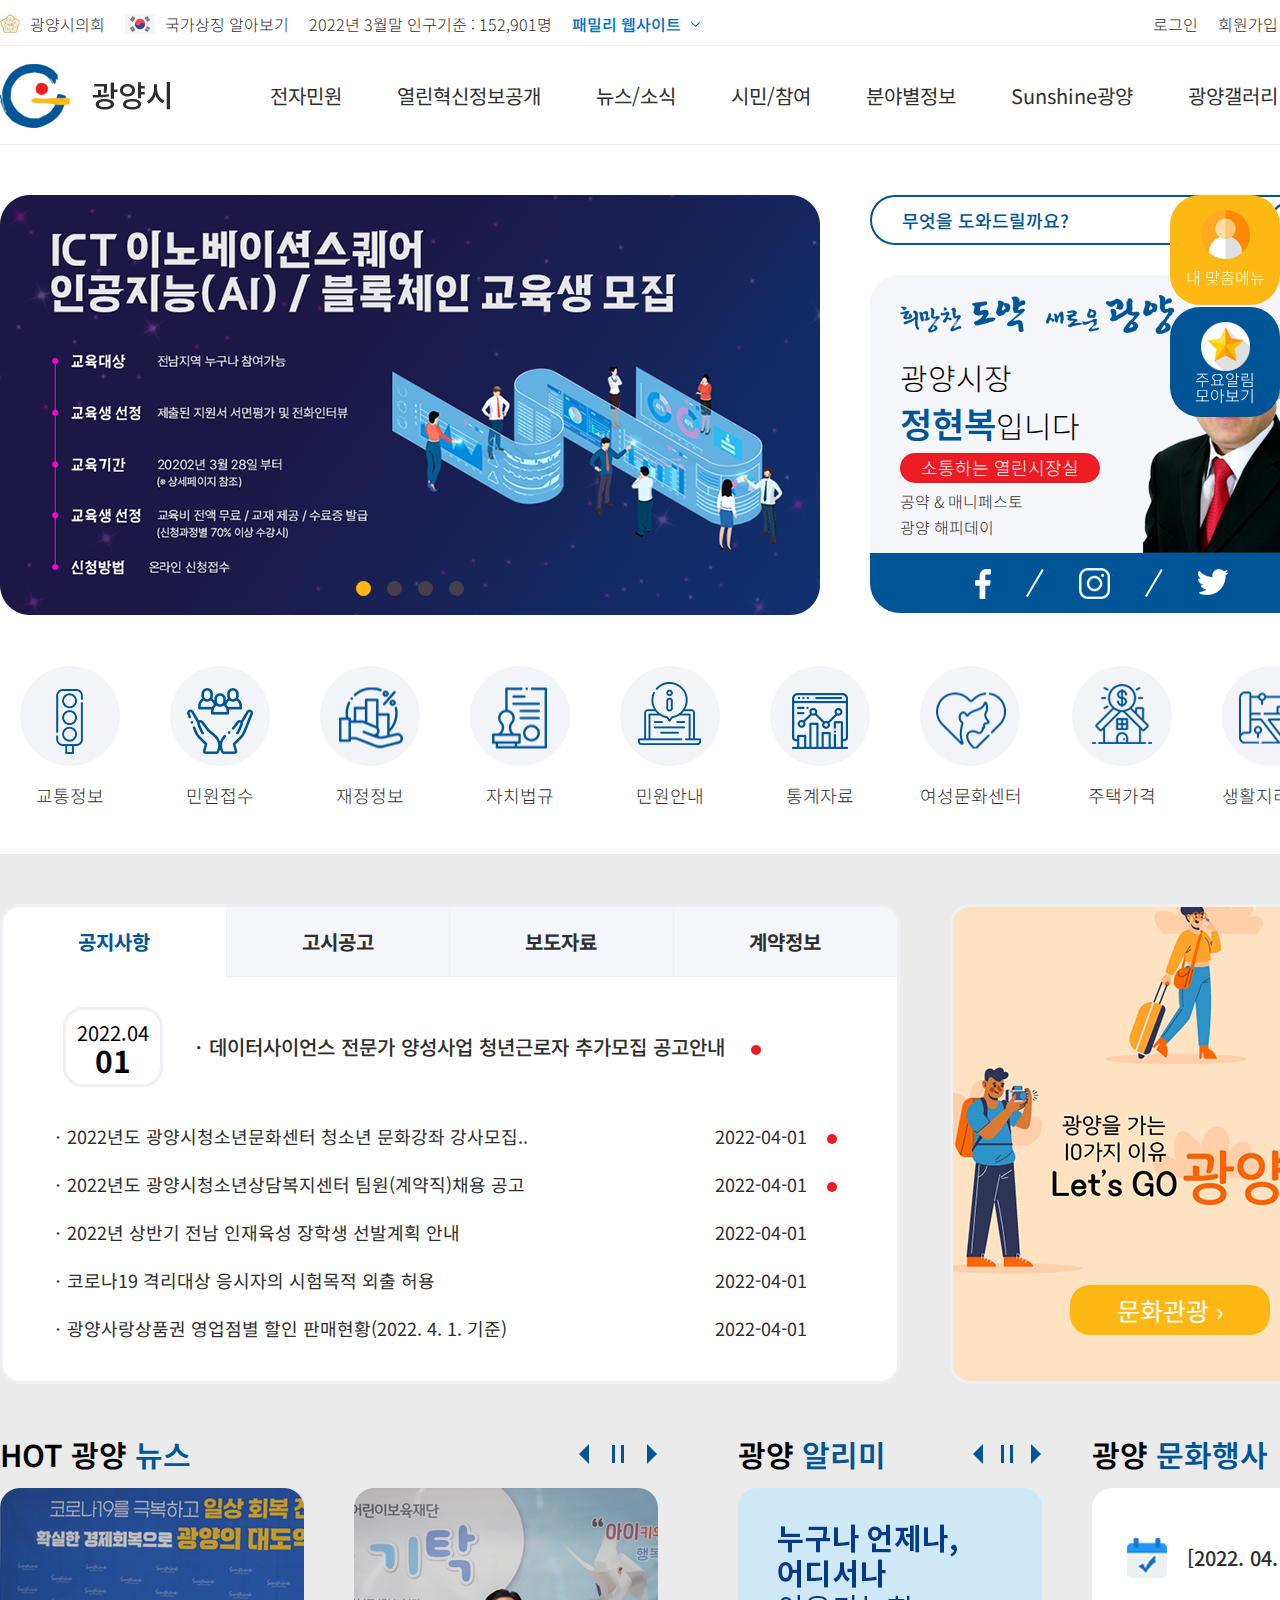
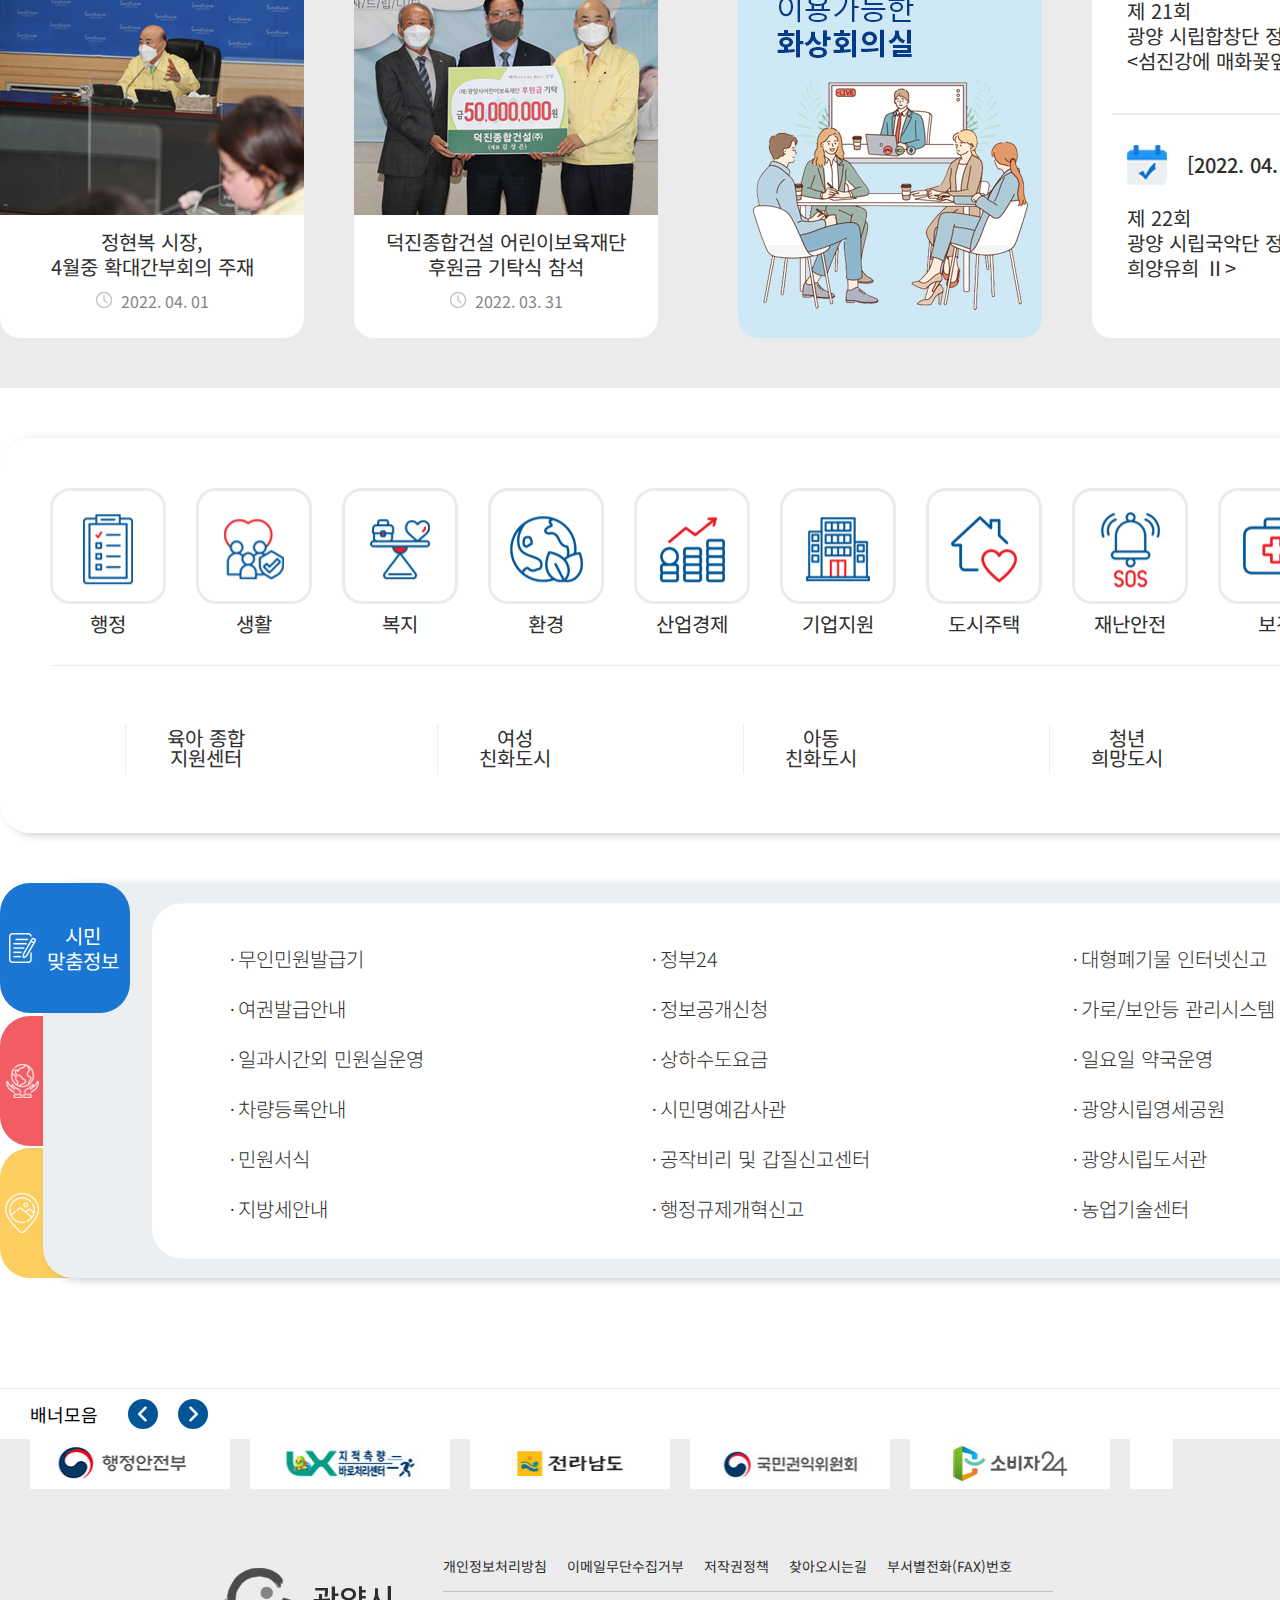
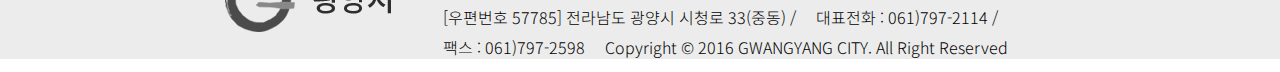
<file: gwangyang/index.html>
<!DOCTYPE html>
<html lang="ko">
<head>
    <meta charset="UTF-8">
    <meta http-equiv="X-UA-Compatible" content="IE=edge">
    <meta name="viewport" content="width=device-width, initial-scale=1.0">
    <link rel="stylesheet" href="css/reset.css">
    <link rel="stylesheet" href="css/style-main.css">
    <link href="https://fonts.googleapis.com/css2?family=Noto+Sans+KR:wght@100;300;400;500;700;900&display=swap" rel="stylesheet">
    <script src="script/jquery-3.6.0.min.js"></script>
    <script src="script/script-main.js"></script>
    <title>Gwangyang_main</title>
</head>
<body>
    <header>
        <div class="header_con">
            <div id="top_menu">
                <ul id="top_left">
                    <li>
                        <img src="images/municipal.png" alt="광양시의회">
                        <p>광양시의회</p>
                    </li>
                    <li>
                        <img src="images/national_plag.png" alt="국가상징 알아보기">
                        <p>국가상징 알아보기</p>
                    </li>
                    <li>
                        <p>2022년 3월말 인구기준 : 152,901명</p>
                    </li>
                    <li id="family"><a href="#">
                        <p>패밀리 웹사이트</p>
                        <img src="images/button1.png" alt="패밀리웹사이트 버튼">
                    </a></li>
                </ul>
                <ul id="top_right">
                    <li><a href="#">
                        로그인
                    </a></li>
                    <li><a href="#">
                        회원가입
                    </a></li>
                    <li id="lang">
                        <button>
                            LANGUAGE
                            <img src="images/button2.png" alt="언어 버튼">
                        </button>
                        <div id="lang_con">
                            <ul>
                                <li><a href="#">
                                    <span>ENG</span>
                                </a></li>
                                <li><a href="#">
                                    <span>中国語</span>
                                </a></li>
                                <li><a href="#">
                                    <span>日本語</span>
                                </a></li>
                                <li><a href="#">
                                    <span>VIET</span>
                                </a></li>
                            </ul>
                        </div>
                    </li>
                </ul>
            </div>
        </div>
        <div id="header_wrap">
            <div class="wrap_con">
                <h1 id="logo">
                    <a href="index.html"><img src="images/logo.png" alt="광양시청"></a>
                </h1>
                <nav id="nav_wrap">
                    <ul>
                        <li data-target="#sub1" id="sub1_menu"><a href="sub.html">전자민원</a>
                        <div class="sub" id="sub1">
                                <h3>전자민원</h3>
                                <ul class="sub_menu">
                                    <li><a href="#">민원상담/신고</a>
                                        <ul class="sub_list">
                                            <li><a href="#">민원상담/신고센터</a></li>
                                            <li><a href="#">공직비리 및 갑질신고센터</a></li>
                                            <li><a href="#">공익신고</a></li>
                                            <li><a href="#">민원처리공개</a></li>
                                            <li><a href="#">행정처분공개</a></li>
                                            <li><a href="#">예산낭비신고</a></li>
                                            <li><a href="#">안전신문고</a></li>
                                            <li><a href="#">도로명주소 신문고</a></li>
                                            <li><a href="#">개인정보침해신고센터</a></li>
                                        </ul>
                                    </li>
                                    <li><a href="#">민원안내</a>
                                        <ul class="sub_list">
                                            <li><a href="#">일반민원안내</a></li>
                                            <li><a href="#">민원편의제도</a></li>
                                            <li><a href="#">인터넷 민원신청</a></li>
                                            <li><a href="#">민원서식</a></li>
                                            <li><a href="#">여권발급안내</a></li>
                                            <li><a href="#">무인민원발급기안내</a></li>
                                            <li><a href="#">지방세안내</a></li>
                                            <li><a href="#">세외수입 안내</a></li>                                        </ul>
                                    </li>
                                    <li><a href="#">규제개혁</a>
                                        <ul class="sub_list">
                                            <li><a href="#">규제개혁신문고</a></li>
                                            <li><a href="#">규제입증요청제</a></li>
                                            <li><a href="#">규제개혁제안</a></li>
                                            <li><a href="#">규제개혁소식</a></li>
                                        </ul>
                                    </li>
                                    <li><a href="#">행정서비스헌장전문</a></li>
                                    <li><a href="#">민원행정서비스헌장</a></li>
                                </ul>
                            </div>
                        </li>
                        <li data-target="#sub2"><a href="#">열린혁신정보공개</a>
                            <div class="sub" id="sub2">
                                <h3 id="sub_ti2">열린혁신정보공개</h3>
                                <ul class="sub_menu">
                                    <li><a href="#">코로나19</a>
                                        <ul class="sub_list">
                                            <li><a href="#">민원상담/신고센터</a></li>
                                            <li><a href="#">공직비리 및 갑질신고센터</a></li>
                                            <li><a href="#">공익신고</a></li>
                                            <li><a href="#">민원처리공개</a></li>
                                            <li><a href="#">행정처분공개</a></li>
                                            <li><a href="#">예산낭비신고</a></li>
                                            <li><a href="#">안전신문고</a></li>
                                            <li><a href="#">도로명주소 신문고</a></li>
                                            <li><a href="#">개인정보침해신고센터</a></li>
                                        </ul>
                                    </li>
                                    <li><a href="#">사전정보공표</a>
                                        <ul class="sub_list">
                                            <li><a href="#">일반민원안내</a></li>
                                            <li><a href="#">민원편의제도</a></li>
                                            <li><a href="#">인터넷 민원신청</a></li>
                                            <li><a href="#">민원서식</a></li>
                                            <li><a href="#">여권발급안내</a></li>
                                            <li><a href="#">무인민원발급기안내</a></li>
                                            <li><a href="#">지방세안내</a></li>
                                            <li><a href="#">세외수입 안내</a></li>                                        </ul>
                                    </li>
                                    <li><a href="#">비공개세부기준</a>
                                        <ul class="sub_list">
                                            <li><a href="#">규제개혁신문고</a></li>
                                            <li><a href="#">규제입증요청제</a></li>
                                            <li><a href="#">규제개혁제안</a></li>
                                            <li><a href="#">규제개혁소식</a></li>
                                        </ul>
                                    </li>
                                    <li><a href="#">정보공개청구</a></li>
                                    <li class="sub2_m"><a href="#">업무추진비공개</a></li>
                                    <li class="sub2_m"><a href="#">정보공개제도안내</a></li>
                                    <li class="sub2_m"><a href="#">정보목록</a></li>
                                    <li class="sub2_m"><a href="#">행정정보소재안내</a></li>
                                    <li><a href="#">공공데이터개방</a></li>
                                    <li><a href="#">국가안전대진단 점검결과</a></li>
                                    <li><a href="#">정책실명제</a></li>
                                </ul>
                            </div>
                        </li>
                        <li data-target="#sub3"><a href="#">뉴스/소식</a>
                            <div class="sub" id="sub3">
                                <h3>뉴스/소식</h3>
                                <ul class="sub_menu">
                                    <li><a href="#">공지사항</a></li>
                                    <li><a href="#">시정소식지</a></li>
                                    <li><a href="#">타기관소식</a></li>
                                    <li><a href="#">고시</a></li>
                                    <li><a href="#">공고</a></li>
                                    <li><a href="#">광양시보</a></li>
                                    <li><a href="#">보도자료</a></li>
                                    <li><a href="#">동영상정보</a></li>
                                    <li><a href="#">계약정보</a>
                                        <ul class="sub_list">
                                            <li><a href="#">입찰정보</a></li>
                                            <li><a href="#">계약현황</a></li>
                                            <li><a href="#">수의계약</a></li>
                                            <li><a href="#">발주계획</a></li>
                                        </ul>
                                    </li>
                                    <li><a href="#">시정일정</a></li>
                                </ul>
                            </div>
                        </li>
                        <li data-target="#sub4"><a href="#">시민/참여</a>
                            <div class="sub" id="sub4">
                                <h3>시민/참여</h3>
                                <ul class="sub_menu">
                                    <li><a href="#">자유게시판</a></li>
                                    <li><a href="#">부동산거래</a></li>
                                    <li><a href="#">칭찬합시다</a></li>
                                    <li><a href="#">홈페이지 오류신고</a></li>
                                    <li><a href="#">국민(시민)제안</a>
                                        <ul class="sub_list">
                                            <li><a href="#">국민(시민)제안</a></li>
                                            <li><a href="#">나의 제안보기</a></li>
                                        </ul>
                                    </li>
                                    <li><a href="#">설문조사</a></li>
                                    <li><a href="#">주민참여예산</a>
                                        <ul class="sub_list">
                                            <li><a href="#">주민참여예산</a></li>
                                            <li><a href="#">예산편성에 바란다</a></li>
                                        </ul>
                                    </li>
                                    <li><a href="#">이벤트게시판</a></li>
                                    <li class="sub4_m"><a href="#">적극행정</a></li>
                                </ul>
                            </div>
                        </li>
                        <li data-target="#sub5"><a href="#">분야별정보</a>
                            <div class="sub" id="sub5">
                                <h3>분야별정보</h3>
                                <ul class="sub_menu">
                                    <li><a href="#">행정정보
                                        <img src="images/icon1.png" alt="분야별1">
                                    </a></li>
                                    <li><a href="#">재정정보
                                        <img src="images/icon2.png" alt="분야별2">
                                    </a></li>
                                    <li><a href="#">생활정보
                                        <img src="images/icon3.png" alt="분야별3">
                                    </a></li>
                                    <li><a href="#">복지정보
                                        <img src="images/icon4.png" alt="분야별4">
                                    </a></li>
                                    <li><a href="#">환경정보
                                        <img src="images/icon5.png" alt="분야별5">
                                    </a></li>
                                    <li><a href="#">산업경제
                                        <img src="images/icon6.png" alt="분야별6">
                                    </a></li>
                                    <li><a href="#">도시주택
                                        <img src="images/icon7.png" alt="분야별7">
                                    </a></li>
                                    <li><a href="#">재난안전
                                        <img src="images/icon8.png" alt="분야별8">
                                    </a></li>
                                    <li ><a href="#">보건정보
                                        <img src="images/icon9.png" alt="분야별9">
                                    </a></li>
                                </ul>
                            </div>
                        </li>
                        <li data-target="#sub6"><a href="#">Sunshine광양</a>
                            <div class="sub" id="sub6">
                                <h3>시민/참여</h3>
                                <ul class="sub_menu">                                                                                       
                                    <li><a href="#">기본현황</a>
                                        <ul class="sub_list">
                                            <li><a href="#">역사</a></li>
                                            <li><a href="#">시민헌장</a></li>
                                            <li><a href="#">자연환경</a></li>
                                            <li><a href="#">행정지도</a></li>
                                            <li><a href="#">시청현황책자</a></li>
                                            <li><a href="#">우리시 수상내역</a></li>
                                        </ul>
                                    </li>
                                    <li><a href="#">통계정보</a>
                                        <ul class="sub_list">
                                            <li><a href="#">광양 주요통계</a></li>
                                            <li><a href="#">통계자료방</a></li>
                                            <li><a href="#">광양 통계연보</a></li>
                                            <li><a href="#">KOSIS 국가통계포탈</a></li>
                                        </ul>
                                    </li>
                                    <li><a href="#">상징물</a>
                                        <ul class="sub_list">
                                            <li><a href="#">슬로건</a></li>
                                            <li><a href="#">비전</a></li>
                                            <li><a href="#">휘장(심볼마크)</a></li>
                                            <li><a href="#">워드마크</a></li>
                                            <li><a href="#">캐릭터</a></li>
                                            <li><a href="#">나무,새,꽃</a></li>
                                        </ul>
                                    </li>
                                    <li><a href="#">자매결연</a>
                                        <ul class="sub_list">
                                            <li><a href="#">자매도시</a></li>
                                            <li><a href="#">우호도시</a></li>
                                            <li><a href="#">의향도시</a></li>
                                            <li><a href="#">국내자매결연도시</a></li>
                                            <li><a href="#">광양함</a></li>
                                        </ul>
                                    </li>
                                    <li class="sub6_m"><a href="#">광양이야기</a>
                                        <ul class="sub_list">
                                            <li><a href="#">설화모음집</a></li>
                                            <li><a href="#">지명유래</a></li>
                                            <li><a href="#">인물</a></li>
                                            <li><a href="#">놀이문화</a></li>
                                            <li><a href="#">광양시지</a></li>
                                        </ul>
                                    </li>
                                    <li class="sub6_m"><a href="#">시청안내</a>
                                        <ul class="sub_list">
                                            <li><a href="#">행정조직도</a></li>
                                            <li><a href="#">직원 및 업무검색</a></li>
                                            <li><a href="#">청사안내도</a></li>
                                            <li><a href="#">찾아오시는길</a></li>
                                        </ul>
                                    </li>
                                    <li class="sub6_m"><a href="#">읍면동</a>
                                        <ul class="sub_list">
                                            <li><a href="#">광양읍</a></li>
                                            <li><a href="#">봉강면</a></li>
                                            <li><a href="#">옥룡면</a></li>
                                            <li><a href="#">옥곡면</a></li>
                                            <li><a href="#">진상면</a></li>
                                            <li><a href="#">진월면</a></li>
                                            <li><a href="#">다압면</a></li>
                                            <li><a href="#">골약동</a></li>
                                            <li><a href="#">중마동</a></li>
                                            <li><a href="#">광영동</a></li>
                                            <li><a href="#">태인동</a></li>
                                            <li><a href="#">금호동</a></li>
                                        </ul>
                                    </li>
                                </ul>
                            </div>
                        </li>
                        <li><a href="#">광양갤러리</a>
                        </li>
                    </ul>
                </nav>
                <button>
                    <img src="images/sitemap.png" alt="사이트맵">
                </button>
            </div>
        </div>
    </header>
    <main>
        <section id="main">
            <div id="quick">
                <div class="quick_menu qui1">
                    <a href="#">
                        <img src="images/quick_icon1.png" alt="퀵메뉴1">
                        내 맞춤메뉴
                    </a>
                </div>
                <div class="quick_menu qui2">
                    <a href="#">
                        <img src="images/quick_icon2.png" alt="퀵메뉴2">
                        주요알림<br>모아보기
                    </a>
                </div>
            </div>
            <div id="main_wrap">
                <div id="main_ban">
                    <ul id="main_ban_wrap">
                        <li><a href="#"><img src="images/main_banner.png" alt="메인배너1"></a></li>
                        <li><a href="#"><img src="images/main_banner2_03.png" alt="메인배너2"></a></li>
                        <li><a href="#"><img src="images/main_banner3_03.png" alt="메인배너3"></a></li>
                        <li><a href="#"><img src="images/main_banner4_03.png" alt="메인배너4"></a></li>
                    </ul>
                    <!-- <ul id="bullets">
                        <li><a href="#" class="b_on"></a></li>
                        <li><a href="#"></a></li>
                        <li><a href="#"></a></li>
                        <li><a href="#"></a></li>
                    </ul> -->
                </div>
                <div id="main_per">
                    <div id="search">
                        <form action="" id="main_search" name="main_search" method="post">
                            <input type="text" autocomplete="off" id="search_box" placeholder="무엇을 도와드릴까요?">
                            <button type="submit" class="btn_search"><span></span></button>
                        </form>
                    </div>
                    <div id="person">
                        <img src="images/signature.png" alt="희망찬 도약 새로운 광양">
                        <h2>광양시장<br>
                            <span>정현복</span>입니다</h2>
                        <ul>
                            <li class="person_box"><a href="#">소통하는 열린시장실</a></li>
                            <li class="list"><a href="#">공약 & 매니페스토</a></li>
                            <li class="list"><a href="#">광양 해피데이</a></li>
                        </ul>
                    </div>
                    <div id="sns">
                        <ul>
                            <li><a href="#">
                                <img src="images/sns1.png" alt="페이스북">
                            </a></li>
                            <li><img src="images/slash.png" alt="슬래쉬"></li>
                            <li><a href="#">
                                <img src="images/sns2.png" alt="인스타그램">
                            </a></li>
                            <li><img src="images/slash.png" alt="슬래쉬"></li>
                            <li><a href="#">
                                <img src="images/sns3.png" alt="트위터">
                            </a></li>
                        </ul>
                    </div>
                </div>
            </div>
            <div id="custom_menu">
                <ul>
                    <li class="menu_icon1"><a href="#">
                        <span>교통정보</span>
                    </a></li>
                    <li class="menu_icon2"><a href="#">
                        <span>민원접수</span>
                    </a></li>
                    <li class="menu_icon3"><a href="#">
                        <span>재정정보</span>
                    </a></li>
                    <li class="menu_icon4"><a href="#">
                        <span>자치법규</span>
                    </a></li>
                    <li class="menu_icon5"><a href="#">
                        <span>민원안내</span>
                    </a></li>
                    <li class="menu_icon6"><a href="#">
                        <span>통계자료</span>
                    </a></li>
                    <li class="menu_icon7"><a href="#">
                        <span>여성문화센터</span>
                    </a></li>
                    <li class="menu_icon8"><a href="#">
                        <span>주택가격</span>
                    </a></li>
                    <li class="menu_icon9"><a href="#">
                        <span>생활지리정보</span>
                    </a></li>
                </ul>
            </div>
        </section>
        <section id="notice">
            <div id="ntc_container">
                <div id="notice_wrap">
                    <div id="ntc_btn">
                        <ul id="ntc_btn_li">
                            <li data-target="#notice_tab1" class="on"><a href="#">공지사항</a></li>
                            <li data-target="#notice_tab2"><a href="#">고시공고</a></li>
                            <li data-target="#notice_tab3"><a href="#">보도자료</a></li>
                            <li data-target="#notice_tab4"><a href="#">계약정보</a></li>
                        </ul>
                    </div>
                    <div id="notice_tab1" class="tb_box on">
                        <div><a href="#">
                            <button>2022.04<br><span>01</span></button>
                            · 데이터사이언스 전문가 양성사업 청년근로자 추가모집 공고안내
                        </a></div>
                        <ul>
                            <li><a href="#">
                                · 2022년도 광양시청소년문화센터 청소년 문화강좌 강사모집..
                                <span>2022-04-01</span>
                            </a></li>
                            <li><a href="#">
                                · 2022년도 광양시청소년상담복지센터 팀원(계약직)채용 공고
                                <span>2022-04-01</span>
                            </a></li>
                            <li><a href="#">
                                · 2022년 상반기 전남 인재육성 장학생 선발계획 안내
                                <span class="s_hide">2022-04-01</span>
                            </a></li>
                            <li><a href="#">
                                · 코로나19 격리대상 응시자의 시험목적 외출 허용
                                <span class="s_hide">2022-04-01</span>
                            </a></li>
                            <li><a href="#">
                                · 광양사랑상품권 영업점별 할인 판매현황(2022. 4. 1. 기준)
                                <span class="s_hide">2022-04-01</span>
                            </a></li>
                        </ul>
                    </div>
                      
                    <div id="notice_tab2" class="tb_box">
                        <div><a href="#">
                            <button>2022.04<br><span>06</span></button>
                            · 제 2022-119호 : 2022년 사방지 지정 고시(1차)
                        </a></div>
                        <ul>
                            <li><a href="#">
                                · 제 2022-124호 : 제3종 시설물 해제고시 알림
                                <span>2022-04-05</span>
                            </a></li>
                            <li><a href="#">
                                · 제 2022-123호 : 공유수면 점용.사용허가 고시공고(산림소득과)
                                <span>2022-04-05</span>
                            </a></li>
                            <li><a href="#">
                                · 제 2022-120호 : 도로명주소(건물번호) 폐지 고시
                                <span class="s_hide">2022-03-31</span>
                            </a></li>
                            <li><a href="#">
                                · 제 2022-118호 : 유니세프 아동친화도시 추진 지방정부협의회 규약고시
                                <span class="s_hide">2022-03-30</span>
                            </a></li>
                            <li><a href="#">
                                · 제 2022-117호 : 2022년 광양시 지적재조사사업 위탁 고시
                                <span class="s_hide">2022-03-30</span>
                            </a></li>
                        </ul>
                    </div>
                    
                    <div id="notice_tab3" class="tb_box">
                        <div><a href="#">
                            <button>2022.04<br><span>02</span></button>
                            · 17046 - 광양시 어린이보육재단, 시민 여론조사
                        </a></div>
                        <ul>
                            <li><a href="#">
                                · 17045 - 광양시, 4월 광양여행으로의 초대
                                <span>2022-04-01</span>
                            </a></li>
                            <li><a href="#">
                                · 17044 - 광양시, 일상 속 건강걷기 '워크온 20만보 걷기챌린지'
                                <span>2022-04-01</span>
                            </a></li>
                            <li><a href="#">
                                · 17043 - 전국이통장협의회 광양시지회, 불치병 투병 공무원돕기 성금기탁
                                <span>2022-04-01</span>
                            </a></li>
                            <li><a href="#">
                                · 17042 - 포스코리튬솔루션, 광양읍 자매마을 이불 빨래 봉사
                                <span>2022-04-01</span>
                            </a></li>
                            <li><a href="#">
                                · 17041 - 광양시, 가족형 어린이 테마파크 관리운영계획 수립
                                <span class="s_hide">2022-03-31</span>
                            </a></li>
                        </ul>
                    </div>
                        
                    <div id="notice_tab4" class="tb_box">
                        <div><a href="#">
                            <button>2022.04<br><span>01</span></button>
                            · 2022년 공동주택 주거환경 개선사업(동백아파트)-입찰대행
                        </a></div>
                        <ul>
                            <li><a href="#">
                                · 공공건축물 그린리모델링사업(가야어린이집) 전기공사
                                <span>2022-04-01</span>
                            </a></li>
                            <li><a href="#">
                                · 2022년 명품가로수길 조성사업(진상지구)-별도재무관
                                <span>2022-04-01</span>
                            </a></li>
                            <li><a href="#">
                                · 산불감시카메라 신규 구매 설치
                                <span>2022-04-01</span>
                            </a></li>
                            <li><a href="#">
                                · 태인동 도시재생 노후주택 정비 및 골목 조성사업 실시...
                                <span>2022-04-01</span>
                            </a></li>
                            <li><a href="#">
                                · 금호권역 청소년문화의집 전력간선 인입공사(별도재무관)
                                <span class="s_hide">2022-03-31</span>
                            </a></li>
                        </ul>
                    </div>
                </div>
                <div id="card">
                    <a href="#"><img src="images/card_banner2.png" alt="문화관광"></a>
                    <button>문화관광 <span>›</span></button>
                </div>
            </div>
            <div id="news_container">
                <div id="news">
                    <div class="title ti_news">
                        <h3>HOT 광양 <span>뉴스</span></h3>
                        <ul>
                            <li id="n_prev"><a href="#">
                                
                            </a></li>
                            <li id="n_pause"><a href="#">
                                
                            </a></li>
                            <li id="n_next"><a href="#">
                                
                            </a></li>
                        </ul>
                    </div>
                    <div id="news_wrap">
                        <div class="news_con">
                            <div class="news_card">
                                <a href="#">
                                    <img src="images/news1.png" alt="광양뉴스1">
                                    정현복 시장,<br>
                                    4월중 확대간부회의 주재
                                    <span>
                                        <img src="images/day_icon.png" alt="날짜아이콘">
                                        2022. 04. 01
                                    </span>
                                </a>
                            </div>
                            <div class="news_card">
                                <a href="#">
                                    <img src="images/news2.png" alt="광양뉴스2">
                                    덕진종합건설 어린이보육재단<br>
                                    후원금 기탁식 참석
                                    <span>
                                        <img src="images/day_icon.png" alt="날짜아이콘">
                                        2022. 03. 31
                                    </span>
                                </a>
                            </div>
                        </div>
                        <div class="news_con">
                            <div class="news_card">
                                <a href="#">
                                    <img src="images/news2_03.png" alt="광양뉴스2">
                                    광양시 4차 아동청소년<br>
                                    긴급재난생활비 지급결정
                                    <span>
                                        <img src="images/day_icon.png" alt="날짜아이콘">
                                        2022. 04. 04
                                    </span>
                                </a>
                            </div>
                            <div class="news_card">
                                <a href="#">
                                    <img src="images/news2_05.png" alt="광양뉴스2">
                                    광양시, 새 정부 국정과제<br>
                                    채택 대응에 총력
                                    <span>
                                        <img src="images/day_icon.png" alt="날짜아이콘">
                                        2022. 04. 04
                                    </span>
                                </a>
                            </div>
                        </div>
                        <div class="news_con">
                            <div class="news_card">
                                <a href="#">
                                    <img src="images/news3_03.png" alt="광양뉴스2">
                                    2023년도 국고확보 추진상황<br>
                                    및 상반기 신속집행 보고회
                                    <span>
                                        <img src="images/day_icon.png" alt="날짜아이콘">
                                        2022. 04. 26
                                    </span>
                                </a>
                            </div>
                            <div class="news_card">
                                <a href="#">
                                    <img src="images/news3_05.png" alt="광양뉴스2">
                                    네 자녀 이상 가정-기업.단체<br>
                                    자매결연 후원금 기탁식
                                    <span>
                                        <img src="images/day_icon.png" alt="날짜아이콘">
                                        2022. 04. 27
                                    </span>
                                </a>
                            </div>
                        </div>
                        <div class="news_con">
                            <div class="news_card">
                                <a href="#">
                                    <img src="images/news4_03.png" alt="광양뉴스2">
                                    정현복 시장, 5월중<br>
                                    확대 간부회의 주재
                                    <span>
                                        <img src="images/day_icon.png" alt="날짜아이콘">
                                        2022. 05. 02
                                    </span>
                                </a>
                            </div>
                            <div class="news_card">
                                <a href="#">
                                    <img src="images/news4_05.png" alt="광양뉴스2">
                                    광양시 청년정책<br>
                                    조정위원회 위촉식 참석
                                    <span>
                                        <img src="images/day_icon.png" alt="날짜아이콘">
                                        2022. 05. 03
                                    </span>
                                </a>
                            </div>
                        </div>
                        <div class="news_con">
                            <div class="news_card">
                                <a href="#">
                                    <img src="images/news5_03.png" alt="광양뉴스2">
                                    시민안전을 위한 광양경찰서<br>
                                    읍내지구대 확장이전 협약식
                                    <span>
                                        <img src="images/day_icon.png" alt="날짜아이콘">
                                        2022. 05. 11
                                    </span>
                                </a>
                            </div>
                            <div class="news_card">
                                <a href="#">
                                    <img src="images/news5_05.png" alt="광양뉴스2">
                                    정현복 시장, 제 67회<br>
                                    현충일 추념식 참석
                                    <span>
                                        <img src="images/day_icon.png" alt="날짜아이콘">
                                        2022. 06. 06
                                    </span>
                                </a>
                            </div>
                        </div>
                    </div>
                </div>
                <div id="alarm">
                    <div class="title ti_alarm">
                        <h3>광양 <span>알리미</span></h3>
                        <ul>
                            
                            <li id="prev"><a href="#">
                                
                            </a></li>
                            <li id="pause"><a href="#">
                                
                            </a></li>
                            <li id="next"><a href="#">
                                
                            </a></li>
                        </ul>
                    </div>
                    <div id="alarm_card">
                        <ul id="al_list">
                            <li><a href="#">
                                <img src="images/card_banner1.png" alt="광양알리미">
                            </a></li>
                            <li><a href="#">
                                <img src="images/card_banner3.png" alt="광양알리미">
                            </a></li>
                            <li><a href="#">
                                <img src="images/card_banner4.png" alt="광양알리미">
                            </a></li>
                            <li><a href="#">
                                <img src="images/card_banner5.png" alt="광양알리미">
                            </a></li>
                        </ul>
                    </div>
                </div>
                <div id="culture">
                    <div class="title ti_culture">
                        <h3>광양 <span>문화행사</span></h3>
                        <ul>
                            
                            <li id="prev1"><a href="#">
                                
                            </a></li>
                            <li id="pause1"><a href="#">
                                
                            </a></li>
                            <li id="next1"><a href="#">
                                
                            </a></li>
                        </ul>
                    </div>
                    <div id="cul_day">
                        <div id="cul_list">
                            <ul>
                                <li><a href="#">
                                    <h4>
                                        <img src="images/calender.png" alt="달력">
                                        <p>[2022. 04. 21]</p>
                                    </h4>
                                    제 21회<br>
                                    광양 시립합창단 정기연주회<br>
                                    &lt;섬진강에 매화꽃잎 날리면&gt;
                                </a></li>
                                <span></span>
                                <li class="cul2"><a href="#">
                                    <h4>
                                        <img src="images/calender.png" alt="달력">
                                        <p>[2022. 04. 21]</p>
                                    </h4>
                                    제 22회<br>
                                    광양 시립국악단 정기연주회
                                    &lt;희양유희 Ⅱ&gt;
                                </a></li>
                            </ul>
                            <ul>
                                <li><a href="#">
                                    <h4>
                                        <img src="images/calender.png" alt="달력">
                                        <p>[2022. 04. 22]</p>
                                    </h4>
                                    제 8회<br>
                                    전국동시지방선거 관련<br>
                                    입후보 안내 설명회
                                </a></li>
                                <span></span>
                                <li class="cul2"><a href="#">
                                    <h4>
                                        <img src="images/calender.png" alt="달력">
                                        <p>[2022. 04. 23]</p>
                                    </h4>
                                    화물연대 확대<br>
                                    간부회의 및 교육
                                </a></li>
                            </ul>
                            <ul>
                                <li><a href="#">
                                    <h4>
                                        <img src="images/calender.png" alt="달력">
                                        <p>[2022. 04. 25]</p>
                                    </h4>
                                    대한미용사회<br>
                                    광양시지부<br>
                                    &lt;공중위생 정기교육&gt;
                                </a></li>
                                <span></span>
                                <li id="class"><a href="#">
                                    <h4>
                                        <img src="images/calender.png" alt="달력">
                                        <p>[2022. 04. 30]</p>
                                    </h4>
                                    제 39회<br>
                                    극단백운무대 정기공연
                                </a></li>
                            </ul>
                        </div>
                    </div>
                </div>
            </div>
        </section>
        <section id="info">
            <div id="info_wrap">
                <div id="info1">
                    <ul class="info_part1">
                        <li id="info_icon1"><a href="#">
                            <span>행정</span>
                        </a></li>
                        <li id="info_icon2"><a href="#">
                            <span>생활</span>
                        </a></li>
                        <li id="info_icon3"><a href="#">
                            <span>복지</span>
                        </a></li>
                        <li id="info_icon4"><a href="#">
                            <span>환경</span>
                        </a></li>
                        <li id="info_icon5"><a href="#">
                            <span>산업경제</span>
                        </a></li>
                        <li id="info_icon6"><a href="#">
                            <span>기업지원</span>
                        </a></li>
                        <li id="info_icon7"><a href="#">
                            <span>도시주택</span>
                        </a></li>
                        <li id="info_icon8"><a href="#">
                            <span>재난안전</span>
                        </a></li>
                        <li id="info_icon9"><a href="#">
                            <span>보건</span>
                        </a></li>
                    </ul>
                    <ul class="info_part2">
                        <li><a href="#">
                            육아 종합<br>지원센터
                        </a></li>
                        <li><a href="#">
                            여성<br>친화도시
                        </a></li>
                        <li><a href="#">
                            아동<br>친화도시
                        </a></li>
                        <li><a href="#">
                            청년<br>희망도시
                        </a></li>
                    </ul>
                </div>
                <div id="info2">
                    <ul id="tab-buttons">
                        <li data-target="#citizen" class="on"><a href="#">시민<br>맞춤정보</a></li>
                        <li data-target="#company"><a href="#">기업<br>맞춤정보</a></li>
                        <li data-target="#tour"><a href="#">관광<br>맞춤정보</a></li>
                    </ul>
                    <div id="info2_wrap">
                       <ul id="citizen" class="info_tb_box on">
                           <li id="cit_list1">
                               <ul>
                                   <li><a href="#">
                                       ·무인민원발급기
                                   </a></li>
                                   <li><a href="#">
                                       ·여권발급안내
                                   </a></li>
                                   <li><a href="#">
                                       ·일과시간외 민원실운영
                                   </a></li>
                                   <li><a href="#">
                                       ·차량등록안내
                                   </a></li>
                                   <li><a href="#">
                                       ·민원서식
                                   </a></li>
                                   <li><a href="#">
                                       ·지방세안내
                                   </a></li>
                               </ul>
                           </li>
                           <li id="cit_list2">
                               <ul>
                                   <li><a href="#">
                                       ·정부24
                                   </a></li>
                                   <li><a href="#">
                                       ·정보공개신청
                                   </a></li>
                                   <li><a href="#">
                                       ·상하수도요금
                                   </a></li>
                                   <li><a href="#">
                                       ·시민명예감사관
                                   </a></li>
                                   <li><a href="#">
                                       ·공작비리 및 갑질신고센터
                                   </a></li>
                                   <li><a href="#">
                                       ·행정규제개혁신고
                                   </a></li>
                               </ul>
                           </li>
                           <li id="cit_list3">
                               <ul>
                                   <li><a href="#">
                                       ·대형폐기물 인터넷신고
                                   </a></li>
                                   <li><a href="#">
                                       ·가로/보안등 관리시스템
                                   </a></li>
                                   <li><a href="#">
                                       ·일요일 약국운영
                                   </a></li>
                                   <li><a href="#">
                                       ·광양시립영세공원
                                   </a></li>
                                   <li><a href="#">
                                       ·광양시립도서관
                                   </a></li>
                                   <li><a href="#">
                                       ·농업기술센터
                                   </a></li>
                               </ul>
                           </li>
                       </ul>
                       <ul id="company" class="info_tb_box">
                           <li id="com_list1">
                               <ul>
                                   <li><a href="#">
                                       ·계약정보
                                   </a></li>
                                   <li><a href="#">
                                       ·투자유치
                                   </a></li>
                                   <li><a href="#">
                                       ·기업지원소식
                                   </a></li>
                                   <li><a href="#">
                                       ·기업정보
                                   </a></li>
                                   <li><a href="#">
                                       ·도시기본계획
                                   </a></li>
                                   <li><a href="#">
                                       ·산업단지분양소개
                                   </a></li>
                               </ul>
                           </li>
                           <li id="com_list2">
                               <ul>
                                   <li><a href="#">
                                       ·광양민권경제자유구역
                                   </a></li>
                                   <li><a href="#">
                                       ·공공디자인가이드라인
                                   </a></li>
                                   <li><a href="#">
                                       ·도시야간경관
                                   </a></li>
                                   <li><a href="#">
                                       ·기본계획
                                   </a></li>
                                   <li><a href="#">
                                       ·소상공인융자금
                                   </a></li>
                                   <li><a href="#">
                                       ·광양항
                                   </a></li>
                               </ul>
                           </li>
                           <li id="com_list3">
                               <ul>
                                   <li><a href="#">
                                       ·중소기업 육성자금
                                   </a></li>
                                   <li><a href="#">
                                       ·광양항
                                   </a></li>
                               </ul>
                           </li>
                       </ul>
                       <ul id="tour" class="info_tb_box">
                           <li id="to_list1">
                               <ul>
                                   <li><a href="">
                                       ·백운산등산로
                                   </a></li>
                                   <li><a href="">
                                       ·음식업소 안내
                                   </a></li>
                                   <li><a href="">
                                       ·숙박업소 안내
                                   </a></li>
                                   <li><a href="">
                                       ·축제
                                   </a></li>
                                   <li><a href="">
                                       ·4대계곡
                                   </a></li>
                                   <li><a href="">
                                       ·9경
                                   </a></li>
                               </ul>
                           </li>
                           <li id="to_list2">
                               <ul>
                                   <li><a href="">
                                       ·이순신대교
                                   </a></li>
                                   <li><a href="">
                                       ·광양특산물
                                   </a></li>
                                   <li><a href="">
                                       ·매화축제
                                   </a></li>
                                   <li><a href="">
                                       ·교통정보(시외)
                                   </a></li>
                                   <li><a href="">
                                       ·섬진강자전거길
                                   </a></li>
                                   <li><a href="">
                                       ·음악분수
                                   </a></li>
                               </ul>
                           </li>
                           <li id="to_list3">
                               <ul>
                                   <li><a href="#">
                                       ·전통시장
                                   </a></li>
                                   <li><a href="#">
                                       ·관광지도
                                   </a></li>
                                   <li><a href="#">
                                       ·백운산자연휴양림
                                   </a></li>
                               </ul>
                           </li>
                       </ul>
                    </div>
                </div>
            </div>
        </section>
        <footer>
            <div id="ft_nav">
                <div id="ftn_title">
                    <h4>배너모음</h4>
                    <button id="ft_prev"><img src="images/prev3.png" alt="이전"></button>
                    <button id="ft_next"><img src="images/next3.png" alt="다음"></button>
                </div>
                <div id="ftn_wrap">
                    <ul id="ftn_wrap_list">
                        <li><a href="#">
                            <img src="images/banner_con1.jpg" alt="배너모음1">
                        </a></li>
                        <li><a href="#">
                            <img src="images/banner_con2.jpg" alt="배너모음2">
                        </a></li>
                        <li><a href="#">
                            <img src="images/banner_con3.jpg" alt="배너모음3">
                        </a></li>
                        <li><a href="#">
                            <img src="images/banner_con4.jpg" alt="배너모음4">
                        </a></li>
                        <li><a href="#">
                            <img src="images/banner_con5.jpg" alt="배너모음5">
                        </a></li>
                        <li><a href="#">
                            <img src="images/banner_con6.png" alt="배너모음6">
                        </a></li>
                        <li><a href="#">
                            <img src="images/banner_con7.png" alt="배너모음7">
                        </a></li>
                        <li><a href="#">
                            <img src="images/banner_con8.png" alt="배너모음8">
                        </a></li>
                        <li><a href="#">
                            <img src="images/banner_con9.png" alt="배너모음9">
                        </a></li>
                        <li><a href="#">
                            <img src="images/banner_con10.jpg" alt="배너모음10">
                        </a></li>
                        <li><a href="#">
                            <img src="images/banner_con11.jpg" alt="배너모음11">
                        </a></li>
                        <li><a href="#">
                            <img src="images/banner_con12.jpg" alt="배너모음12">
                        </a></li>
                        <li><a href="#">
                            <img src="images/banner_con13.jpg" alt="배너모음13">
                        </a></li>
                        <li><a href="#">
                            <img src="images/banner_con14.jpg" alt="배너모음14">
                        </a></li>
                        <li><a href="#">
                            <img src="images/banner_con15.jpg" alt="배너모음15">
                        </a></li>
                        <li><a href="#">
                            <img src="images/banner_con16.jpg" alt="배너모음16">
                        </a></li>
                        <li><a href="#">
                            <img src="images/banner_con17.jpg" alt="배너모음17">
                        </a></li>
                        <li><a href="#">
                            <img src="images/banner_con18.jpg" alt="배너모음18">
                        </a></li>
                        <li><a href="#">
                            <img src="images/banner_con19.jpg" alt="배너모음19">
                        </a></li>
                        <li><a href="#">
                            <img src="images/banner_con20.jpg" alt="배너모음20">
                        </a></li>
                    </ul>
                </div>
            </div>
            <div id="ft_con">
                <div id="ftc_wrap">
                    <img src="images/ft_logo.png" alt="광양시로고" id="ft_logo">
                    <div id="ft_menu">
                        <ul>
                            <li><a href="#">개인정보처리방침</a></li>
                            <li><a href="#">이메일무단수집거부</a></li>
                            <li><a href="#">저작권정책</a></li>
                            <li><a href="#">찾아오시는길</a></li>
                            <li><a href="#">부서별전화(FAX)번호</a></li>
                        </ul>
                        <!-- <span></span> -->
                        <ul>
                            <li>[우편번호 57785] 전라남도 광양시 시청로 33(중동) / </li>
                            <li>대표전화 : 061)797-2114 / </li>
                            <li>팩스 : 061)797-2598</li>
                            <li>Copyright © 2016 GWANGYANG CITY. All Right Reserved</li>
                        </ul>
                    </div>
                </div>
            </div>
        </footer>
    </main>
</body>
</html>
</file>
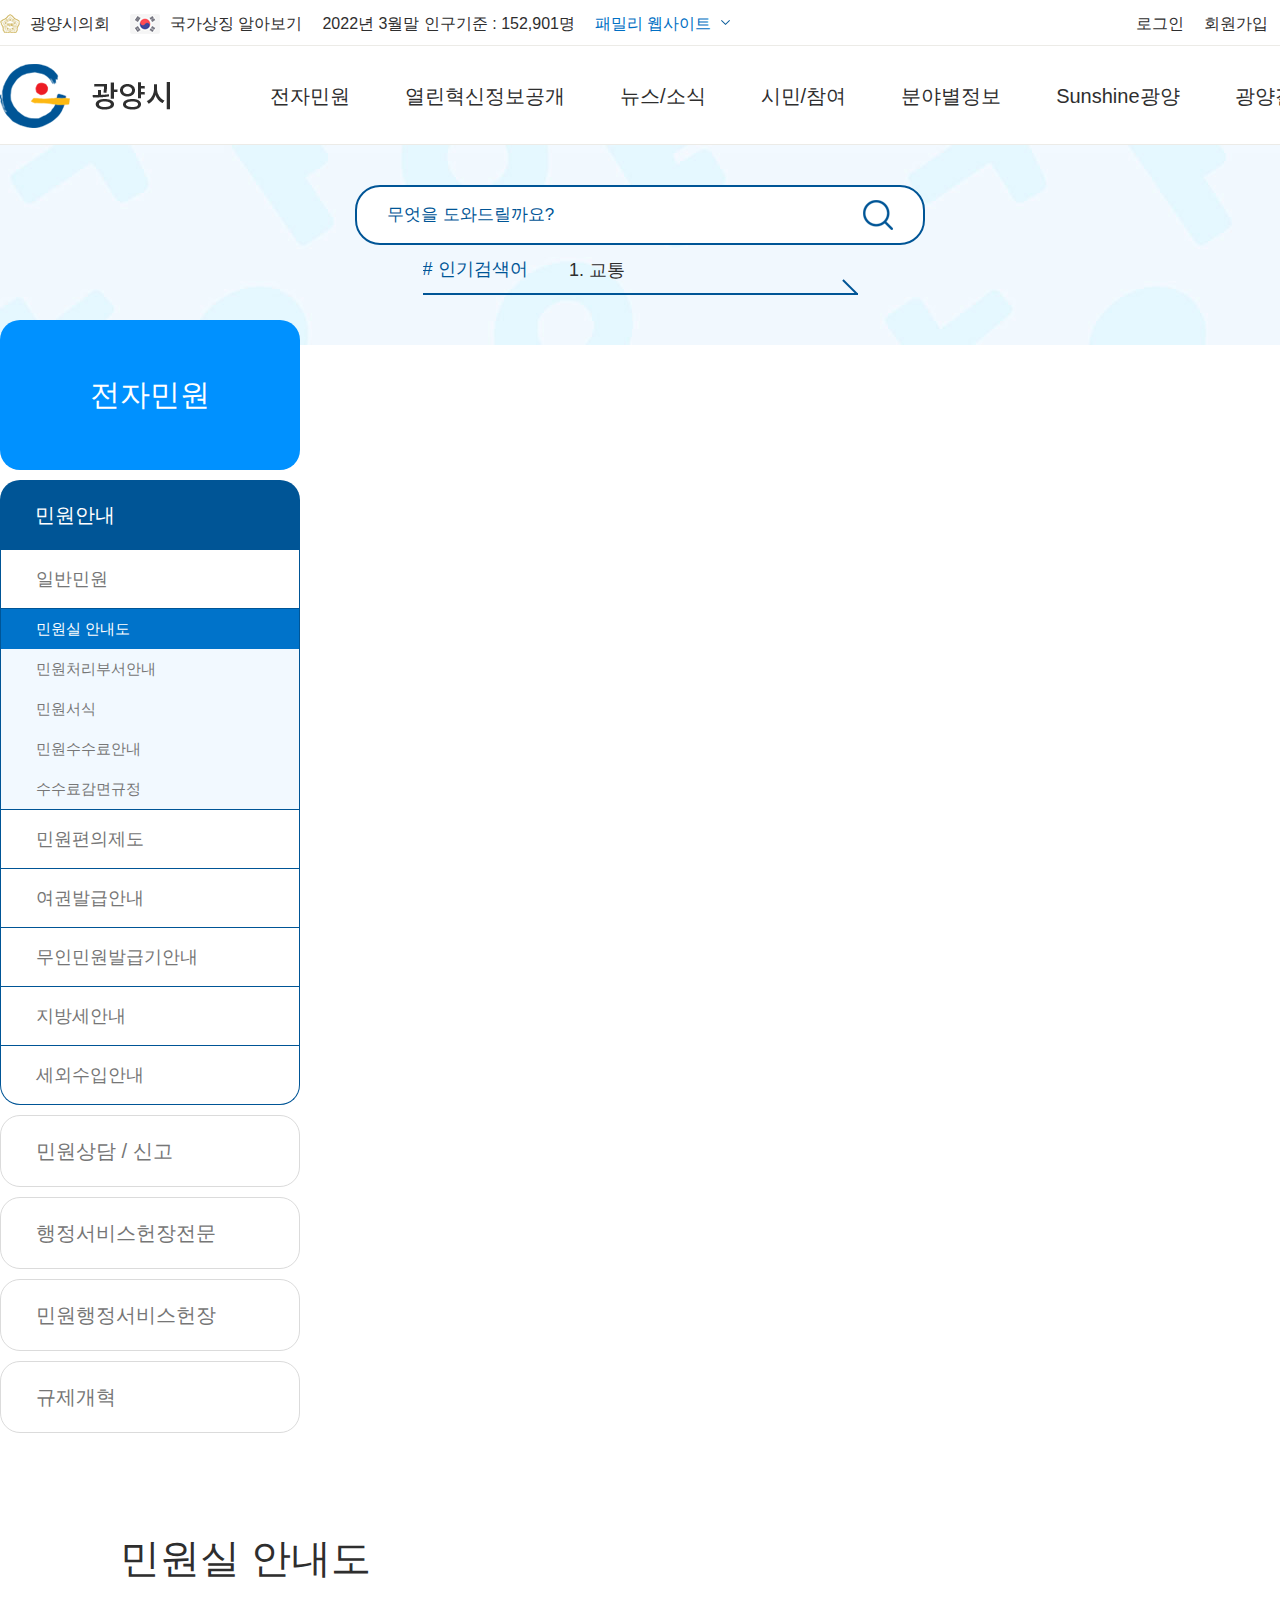
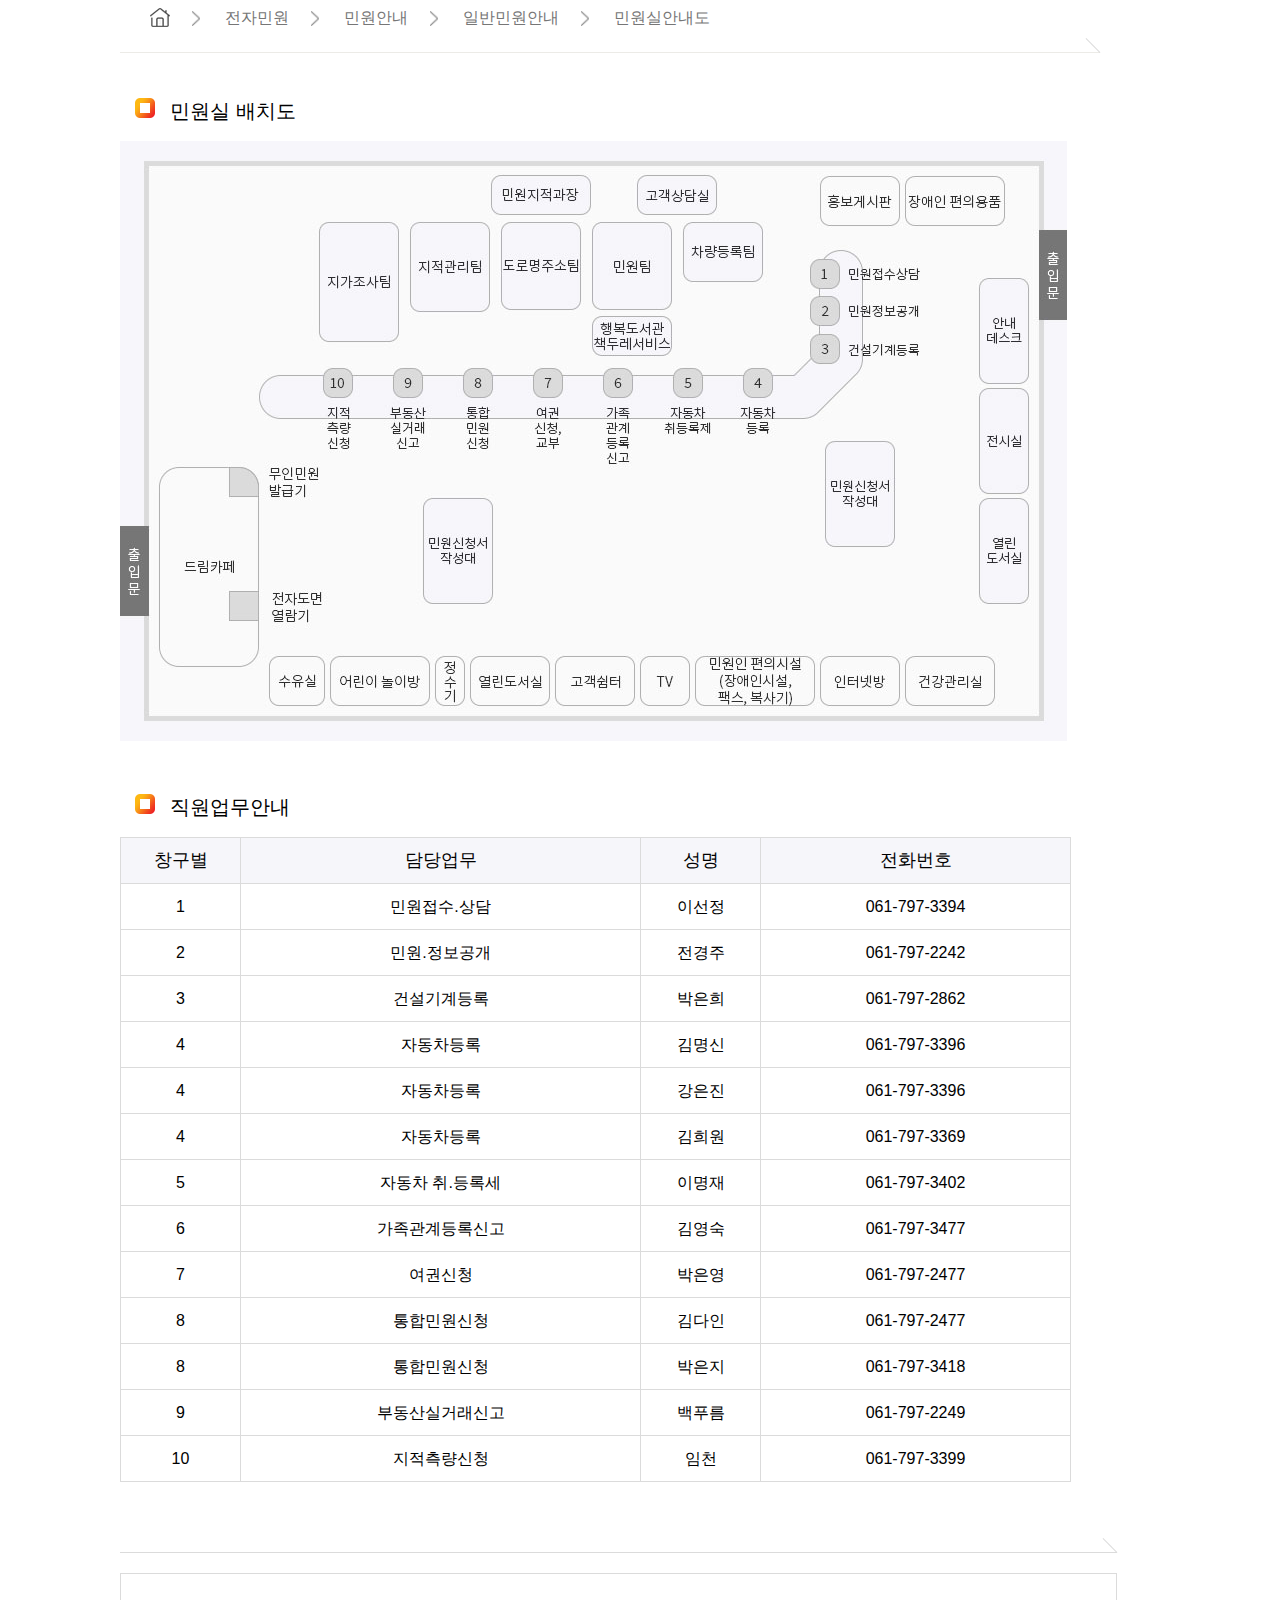
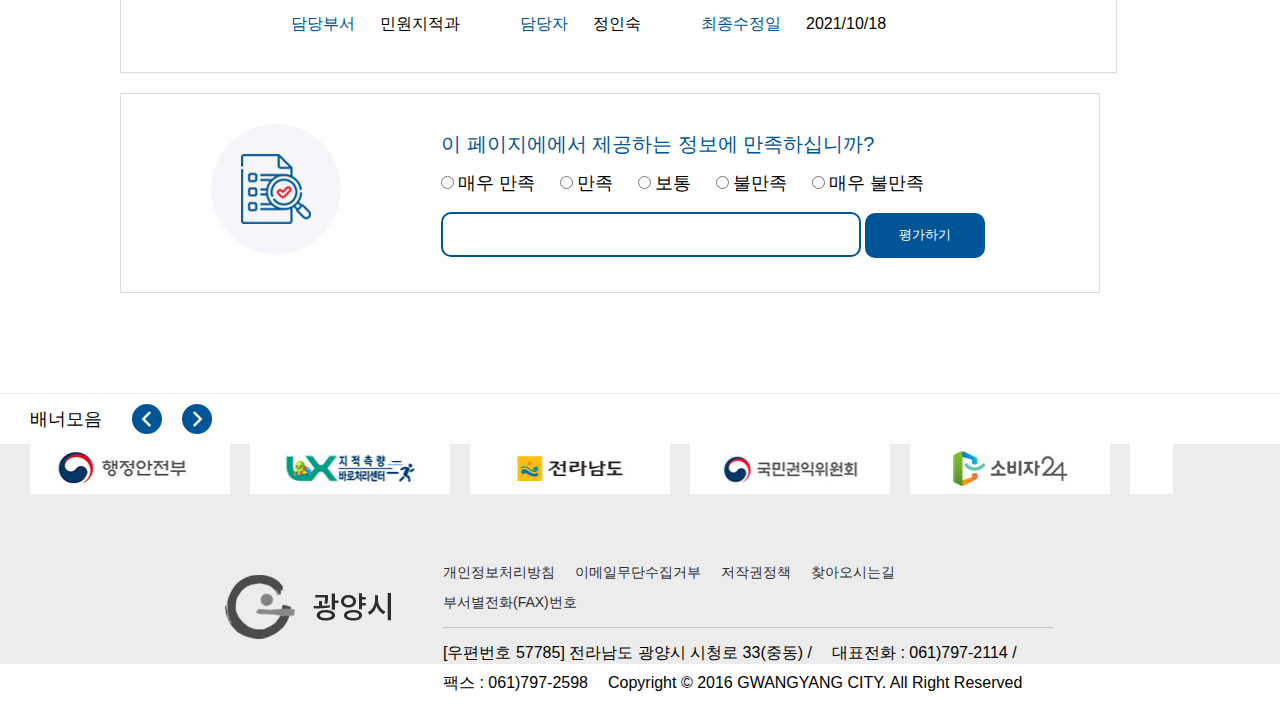
<file: gwangyang/sub.html>
<!DOCTYPE html>
<html lang="ko">
<head>
    <meta charset="UTF-8">
    <meta http-equiv="X-UA-Compatible" content="IE=edge">
    <meta name="viewport" content="width=device-width, initial-scale=1.0">
    <title>Gwangyang-sub</title>
    <link rel="stylesheet" href="css/reset.css">
    <link rel="stylesheet" href="css/style-sub.css">
    <script src="script/jquery-3.6.0.min.js"></script>
    <script src="script/script-sub.js"></script>
</head>
<body>
    <header id="top_header">
        <div class="header_con">
            <div id="top_menu">
                <ul id="top_left">
                    <li>
                        <img src="images/municipal.png" alt="광양시의회">
                        <p>광양시의회</p>
                    </li>
                    <li>
                        <img src="images/national_plag.png" alt="국가상징 알아보기">
                        <p>국가상징 알아보기</p>
                    </li>
                    <li>
                        <p>2022년 3월말 인구기준 : 152,901명</p>
                    </li>
                    <li id="family"><a href="#">
                        <p>패밀리 웹사이트</p>
                        <img src="images/button1.png" alt="패밀리웹사이트 버튼">
                    </a></li>
                </ul>
                <ul id="top_right">
                    <li><a href="#">
                        로그인
                    </a></li>
                    <li><a href="#">
                        회원가입
                    </a></li>
                    <li id="lang">
                        <button>
                            LANGUAGE
                            <img src="images/button2.png" alt="언어 버튼">
                        </button>
                        <div id="lang_con">
                            <ul>
                                <li><a href="#">
                                    <span>ENG</span>
                                </a></li>
                                <li><a href="#">
                                    <span>中国語</span>
                                </a></li>
                                <li><a href="#">
                                    <span>日本語</span>
                                </a></li>
                                <li><a href="#">
                                    <span>VIET</span>
                                </a></li>
                            </ul>
                        </div>
                    </li>
                </ul>
            </div>
        </div>
        <div id="header_wrap">
            <div class="wrap_con">
                <h1 id="logo">
                    <a href="index.html"><img src="images/logo.png" alt="광양시청"></a>
                </h1>
                <nav id="nav_wrap">
                    <ul>
                        <li data-target="#sub1" id="sub1_menu"><a href="sub.html">전자민원</a>
                        <div class="sub" id="sub1">
                                <h3>전자민원</h3>
                                <ul class="sub_menu">
                                    <li><a href="#">민원상담/신고</a>
                                        <ul class="sub_list">
                                            <li><a href="#">민원상담/신고센터</a></li>
                                            <li><a href="#">공직비리 및 갑질신고센터</a></li>
                                            <li><a href="#">공익신고</a></li>
                                            <li><a href="#">민원처리공개</a></li>
                                            <li><a href="#">행정처분공개</a></li>
                                            <li><a href="#">예산낭비신고</a></li>
                                            <li><a href="#">안전신문고</a></li>
                                            <li><a href="#">도로명주소 신문고</a></li>
                                            <li><a href="#">개인정보침해신고센터</a></li>
                                        </ul>
                                    </li>
                                    <li><a href="#">민원안내</a>
                                        <ul class="sub_list">
                                            <li><a href="#">일반민원안내</a></li>
                                            <li><a href="#">민원편의제도</a></li>
                                            <li><a href="#">인터넷 민원신청</a></li>
                                            <li><a href="#">민원서식</a></li>
                                            <li><a href="#">여권발급안내</a></li>
                                            <li><a href="#">무인민원발급기안내</a></li>
                                            <li><a href="#">지방세안내</a></li>
                                            <li><a href="#">세외수입 안내</a></li>                                        
                                        </ul>
                                    </li>
                                    <li><a href="#">규제개혁</a>
                                        <ul class="sub_list">
                                            <li><a href="#">규제개혁신문고</a></li>
                                            <li><a href="#">규제입증요청제</a></li>
                                            <li><a href="#">규제개혁제안</a></li>
                                            <li><a href="#">규제개혁소식</a></li>
                                        </ul>
                                    </li>
                                    <li><a href="#">행정서비스헌장전문</a></li>
                                    <li><a href="#">민원행정서비스헌장</a></li>
                                </ul>
                            </div>
                        </li>
                        <li data-target="#sub2"><a href="#">열린혁신정보공개</a>
                            <div class="sub" id="sub2">
                                <h3 id="sub_ti2">열린혁신정보공개</h3>
                                <ul class="sub_menu">
                                    <li><a href="#">코로나19</a>
                                        <ul class="sub_list">
                                            <li><a href="#">민원상담/신고센터</a></li>
                                            <li><a href="#">공직비리 및 갑질신고센터</a></li>
                                            <li><a href="#">공익신고</a></li>
                                            <li><a href="#">민원처리공개</a></li>
                                            <li><a href="#">행정처분공개</a></li>
                                            <li><a href="#">예산낭비신고</a></li>
                                            <li><a href="#">안전신문고</a></li>
                                            <li><a href="#">도로명주소 신문고</a></li>
                                            <li><a href="#">개인정보침해신고센터</a></li>
                                        </ul>
                                    </li>
                                    <li><a href="#">사전정보공표</a>
                                        <ul class="sub_list">
                                            <li><a href="#">일반민원안내</a></li>
                                            <li><a href="#">민원편의제도</a></li>
                                            <li><a href="#">인터넷 민원신청</a></li>
                                            <li><a href="#">민원서식</a></li>
                                            <li><a href="#">여권발급안내</a></li>
                                            <li><a href="#">무인민원발급기안내</a></li>
                                            <li><a href="#">지방세안내</a></li>
                                            <li><a href="#">세외수입 안내</a></li>                                        
                                        </ul>
                                    </li>
                                    <li><a href="#">비공개세부기준</a>
                                        <ul class="sub_list">
                                            <li><a href="#">규제개혁신문고</a></li>
                                            <li><a href="#">규제입증요청제</a></li>
                                            <li><a href="#">규제개혁제안</a></li>
                                            <li><a href="#">규제개혁소식</a></li>
                                        </ul>
                                    </li>
                                    <li><a href="#">정보공개청구</a></li>
                                    <li class="sub2_m"><a href="#">업무추진비공개</a></li>
                                    <li class="sub2_m"><a href="#">정보공개제도안내</a></li>
                                    <li class="sub2_m"><a href="#">정보목록</a></li>
                                    <li class="sub2_m"><a href="#">행정정보소재안내</a></li>
                                    <li><a href="#">공공데이터개방</a></li>
                                    <li><a href="#">국가안전대진단 점검결과</a></li>
                                    <li><a href="#">정책실명제</a></li>
                                </ul>
                            </div>
                        </li>
                        <li data-target="#sub3"><a href="#">뉴스/소식</a>
                            <div class="sub" id="sub3">
                                <h3>뉴스/소식</h3>
                                <ul class="sub_menu">
                                    <li><a href="#">공지사항</a></li>
                                    <li><a href="#">시정소식지</a></li>
                                    <li><a href="#">타기관소식</a></li>
                                    <li><a href="#">고시</a></li>
                                    <li><a href="#">공고</a></li>
                                    <li><a href="#">광양시보</a></li>
                                    <li><a href="#">보도자료</a></li>
                                    <li><a href="#">동영상정보</a></li>
                                    <li><a href="#">계약정보</a>
                                        <ul class="sub_list">
                                            <li><a href="#">입찰정보</a></li>
                                            <li><a href="#">계약현황</a></li>
                                            <li><a href="#">수의계약</a></li>
                                            <li><a href="#">발주계획</a></li>
                                        </ul>
                                    </li>
                                    <li><a href="#">시정일정</a></li>
                                </ul>
                            </div>
                        </li>
                        <li data-target="#sub4"><a href="#">시민/참여</a>
                            <div class="sub" id="sub4">
                                <h3>시민/참여</h3>
                                <ul class="sub_menu">
                                    <li><a href="#">자유게시판</a></li>
                                    <li><a href="#">부동산거래</a></li>
                                    <li><a href="#">칭찬합시다</a></li>
                                    <li><a href="#">홈페이지 오류신고</a></li>
                                    <li><a href="#">국민(시민)제안</a>
                                        <ul class="sub_list">
                                            <li><a href="#">국민(시민)제안</a></li>
                                            <li><a href="#">나의 제안보기</a></li>
                                        </ul>
                                    </li>
                                    <li><a href="#">설문조사</a></li>
                                    <li><a href="#">주민참여예산</a>
                                        <ul class="sub_list">
                                            <li><a href="#">주민참여예산</a></li>
                                            <li><a href="#">예산편성에 바란다</a></li>
                                        </ul>
                                    </li>
                                    <li><a href="#">이벤트게시판</a></li>
                                    <li class="sub4_m"><a href="#">적극행정</a></li>
                                </ul>
                            </div>
                        </li>
                        <li data-target="#sub5"><a href="#">분야별정보</a>
                            <div class="sub" id="sub5">
                                <h3>분야별정보</h3>
                                <ul class="sub_menu">
                                    <li><a href="#">행정정보
                                        <img src="images/icon1.png" alt="분야별1">
                                    </a></li>
                                    <li><a href="#">재정정보
                                        <img src="images/icon2.png" alt="분야별2">
                                    </a></li>
                                    <li><a href="#">생활정보
                                        <img src="images/icon3.png" alt="분야별3">
                                    </a></li>
                                    <li><a href="#">복지정보
                                        <img src="images/icon4.png" alt="분야별4">
                                    </a></li>
                                    <li><a href="#">환경정보
                                        <img src="images/icon5.png" alt="분야별5">
                                    </a></li>
                                    <li><a href="#">산업경제
                                        <img src="images/icon6.png" alt="분야별6">
                                    </a></li>
                                    <li><a href="#">도시주택
                                        <img src="images/icon7.png" alt="분야별7">
                                    </a></li>
                                    <li><a href="#">재난안전
                                        <img src="images/icon8.png" alt="분야별8">
                                    </a></li>
                                    <li ><a href="#">보건정보
                                        <img src="images/icon9.png" alt="분야별9">
                                    </a></li>
                                </ul>
                            </div>
                        </li>
                        <li data-target="#sub6"><a href="#">Sunshine광양</a>
                            <div class="sub" id="sub6">
                                <h3>시민/참여</h3>
                                <ul class="sub_menu">                                                                                       
                                    <li><a href="#">기본현황</a>
                                        <ul class="sub_list">
                                            <li><a href="#">역사</a></li>
                                            <li><a href="#">시민헌장</a></li>
                                            <li><a href="#">자연환경</a></li>
                                            <li><a href="#">행정지도</a></li>
                                            <li><a href="#">시청현황책자</a></li>
                                            <li><a href="#">우리시 수상내역</a></li>
                                        </ul>
                                    </li>
                                    <li><a href="#">통계정보</a>
                                        <ul class="sub_list">
                                            <li><a href="#">광양 주요통계</a></li>
                                            <li><a href="#">통계자료방</a></li>
                                            <li><a href="#">광양 통계연보</a></li>
                                            <li><a href="#">KOSIS 국가통계포탈</a></li>
                                        </ul>
                                    </li>
                                    <li><a href="#">상징물</a>
                                        <ul class="sub_list">
                                            <li><a href="#">슬로건</a></li>
                                            <li><a href="#">비전</a></li>
                                            <li><a href="#">휘장(심볼마크)</a></li>
                                            <li><a href="#">워드마크</a></li>
                                            <li><a href="#">캐릭터</a></li>
                                            <li><a href="#">나무,새,꽃</a></li>
                                        </ul>
                                    </li>
                                    <li><a href="#">자매결연</a>
                                        <ul class="sub_list">
                                            <li><a href="#">자매도시</a></li>
                                            <li><a href="#">우호도시</a></li>
                                            <li><a href="#">의향도시</a></li>
                                            <li><a href="#">국내자매결연도시</a></li>
                                            <li><a href="#">광양함</a></li>
                                        </ul>
                                    </li>
                                    <li class="sub6_m"><a href="#">광양이야기</a>
                                        <ul class="sub_list">
                                            <li><a href="#">설화모음집</a></li>
                                            <li><a href="#">지명유래</a></li>
                                            <li><a href="#">인물</a></li>
                                            <li><a href="#">놀이문화</a></li>
                                            <li><a href="#">광양시지</a></li>
                                        </ul>
                                    </li>
                                    <li class="sub6_m"><a href="#">시청안내</a>
                                        <ul class="sub_list">
                                            <li><a href="#">행정조직도</a></li>
                                            <li><a href="#">직원 및 업무검색</a></li>
                                            <li><a href="#">청사안내도</a></li>
                                            <li><a href="#">찾아오시는길</a></li>
                                        </ul>
                                    </li>
                                    <li class="sub6_m"><a href="#">읍면동</a>
                                        <ul class="sub_list">
                                            <li><a href="#">광양읍</a></li>
                                            <li><a href="#">봉강면</a></li>
                                            <li><a href="#">옥룡면</a></li>
                                            <li><a href="#">옥곡면</a></li>
                                            <li><a href="#">진상면</a></li>
                                            <li><a href="#">진월면</a></li>
                                            <li><a href="#">다압면</a></li>
                                            <li><a href="#">골약동</a></li>
                                            <li><a href="#">중마동</a></li>
                                            <li><a href="#">광영동</a></li>
                                            <li><a href="#">태인동</a></li>
                                            <li><a href="#">금호동</a></li>
                                        </ul>
                                    </li>
                                </ul>
                            </div>
                        </li>
                        <li><a href="#">광양갤러리</a>
                        </li>
                    </ul>
                </nav>
                <button>
                    <img src="images/sitemap.png" alt="사이트맵">
                </button>
            </div>
        </div>
    </header>
    <div id="main_wrap">
        <div id="search_wrap">
            <div id="search">
                <form action="" id="search_form" name="topSearch">
                    <input type="text" name="sub_search" placeholder="무엇을 도와드릴까요?" id="search_box">
                    <button type="submit" id="search_button"><a href="#">
                        <img src="images/search2_03.png" alt="검색아이콘">
                    </a></button>
                </form>
                <div id="search_keyword">
                    <ul id="rolling">
                        <li><a href="#">1. 교통</a></li>
                        <li><a href="#">2. 시민참여</a></li>
                        <li><a href="#">3. 와우지구</a></li>
                        <li><a href="#">4. 열린시장</a></li>
                        <li><a href="#">5. 여권</a></li>
                        <li><a href="#">6. 공시지가</a></li>
                        <li><a href="#">7. 인사/동정</a></li>
                        <li><a href="#">8. 광양도보</a></li>
                        <li><a href="#">9. 중소기업지원</a></li>
                        <li><a href="#">10. 창업정보</a></li>
                    </ul>
                </div>
            </div>
        </div>
        <div id="container">
            <div id="side">
                <div id="side_title">
                    <strong>전자민원</strong>
                </div>
                <div id="side_menu">
                    <nav>
                        <div id="menu">
                            <ul id="s_m_list">
                                <li class="m_on">
                                    <a href="#">민원안내</a>
                                    <ul id="sm_list1">
                                        <li class="sm_on">
                                            <h3><a href="#">일반민원</a></h3>
                                            <ul class="sm_list1_on">
                                                <li class="sm_active"><a href="#">민원실 안내도</a></li>
                                                <li><a href="#">민원처리부서안내</a></li>
                                                <li><a href="#">민원서식</a></li>
                                                <li><a href="#">민원수수료안내</a></li>
                                                <li><a href="#">수수료감면규정</a></li>
                                            </ul>
                                        </li>
                                        <li class="sm_on">
                                            <h3><a href="#">민원편의제도</a></h3>
                                            <!-- <ul class="sm_list1_on">
                                                <li><a href="#">민원실 안내도</a></li>
                                                <li><a href="#">민원처리부서안내</a></li>
                                                <li><a href="#">민원서식</a></li>
                                                <li><a href="#">민원수수료안내</a></li>
                                                <li><a href="#">수수료감면규정</a></li>
                                            </ul></li> -->
                                        <li class="sm_on">
                                            <h3><a href="#">여권발급안내</a></h3>
                                            <!-- <ul class="sm_list1_on">
                                                <li><a href="#">민원실 안내도</a></li>
                                                <li><a href="#">민원처리부서안내</a></li>
                                                <li><a href="#">민원서식</a></li>
                                                <li><a href="#">민원수수료안내</a></li>
                                                <li><a href="#">수수료감면규정</a></li>
                                            </ul></li> -->
                                        <li class="sm_on">
                                            <h3><a href="#">무인민원발급기안내</a></h3>
                                            <!-- <ul class="sm_list1_on">
                                                <li><a href="#">민원실 안내도</a></li>
                                                <li><a href="#">민원처리부서안내</a></li>
                                                <li><a href="#">민원서식</a></li>
                                                <li><a href="#">민원수수료안내</a></li>
                                                <li><a href="#">수수료감면규정</a></li>
                                            </ul></li> -->
                                        <li class="sm_on">
                                            <h3><a href="#">지방세안내</a></h3>
                                            <!-- <ul class="sm_list1_on">
                                                <li><a href="#">민원실 안내도</a></li>
                                                <li><a href="#">민원처리부서안내</a></li>
                                                <li><a href="#">민원서식</a></li>
                                                <li><a href="#">민원수수료안내</a></li>
                                                <li><a href="#">수수료감면규정</a></li>
                                            </ul></li> -->
                                        <li class="sm_on">
                                            <h3><a href="#">세외수입안내</a></h3>
                                           <!--  <ul class="sm_list1_on">
                                                <li><a href="#">민원실 안내도</a></li>
                                                <li><a href="#">민원처리부서안내</a></li>
                                                <li><a href="#">민원서식</a></li>
                                                <li><a href="#">민원수수료안내</a></li>
                                                <li><a href="#">수수료감면규정</a></li>
                                            </ul></li> -->
                                    </ul>
                                </li>
                                <li>
                                    <a href="#">민원상담 / 신고</a>
                                    <ul id="sm_list2">
                                        <li>
                                            <h3><a href="#">민원상담/신고센터</a></h3>
                                        </li>
                                        <li>
                                            <h3><a href="#">공직비리 및 갑질신고</a></h3>
                                        </li>
                                        <li>
                                            <h3><a href="#">공익신고</a></h3>
                                        </li>
                                        <li>
                                            <h3><a href="#">민원처리공개</a></h3>
                                        </li>
                                        <li>
                                            <h3><a href="#">행정처분공개</a></h3>
                                        </li>
                                        <li>
                                            <h3><a href="#">예산낭비신고</a></h3>
                                        </li>
                                        <li>
                                            <h3><a href="#">안전신문고</a></h3>
                                        </li>
                                        <li>
                                            <h3><a href="#">도로명주소 신문고</a></h3>
                                        </li>
                                        <li>
                                            <h3><a href="#">개인정보침해신고</a></h3>
                                        </li>
                                    </ul>
                                </li>
                                <li>
                                    <a href="#">행정서비스헌장전문</a>
                                </li>
                                <li>
                                    <a href="#">민원행정서비스헌장</a>
                                </li>
                                <li>
                                    <a href="#">규제개혁</a>
                                    <ul id="sm_list3">
                                        <li>
                                            <h3><a href="#">규제개혁신문고</a></h3>
                                        </li>
                                        <li>
                                            <h3><a href="#">규제입증요청제</a></h3>
                                        </li>
                                        <li>
                                            <h3><a href="#">규제개혁제안</a></h3>
                                        </li>
                                        <li>
                                            <h3><a href="#">규제개혁소식</a></h3>
                                        </li>
                                    </ul>
                                </li>
                            </ul>
                        </div>
                    </nav>
                </div>
            </div>
            <main id="con_wrap">
                <article>
                    <header id="sub_head">
                        <div id="sub_title">
                            <h2>민원실 안내도</h2>
                            <div id="breadcrumb">
                                <ol>
                                    <li><a href="#">
                                        <img src="images/home_03.png" alt="홈 아이콘">
                                    </a></li>
                                    <li><a href="#">
                                        전자민원
                                    </a></li>
                                    <li><a href="#">
                                        민원안내
                                    </a></li>
                                    <li><a href="#">
                                        일반민원안내
                                    </a></li>
                                    <li><a href="#">
                                        민원실안내도
                                    </a></li>
                                </ol>
                            </div>
                        </div>
                    </header>
                    <div id="contents">
                        <div id="plan_de_disposition">
                            <h2>민원실 배치도</h2>
                            <div id="plan_img">
                                <img src="images/plan-de-disposition_03.jpg" alt="민원실배치도">
                            </div>
                        </div>
                        <div id="staff">
                            <h2>직원업무안내</h2>
                            <table>
                                <caption>직원업무안내 - 각 창구별 직원담당업무 정보제공</caption>
                                <colgroup>
                                    <col style="width: 120px;">
                                    <col style="width: 400px;">
                                    <col style="width: 120px;">
                                    <col style="width: 310px;">
                                </colgroup>
                                <thead>
                                    <tr>
                                        <th>창구별</th>
                                        <th>담당업무</th>
                                        <th>성명</th>
                                        <th>전화번호</th>
                                    </tr>
                                </thead>
                                <tbody>
                                    <tr>
                                        <th>1</th>
                                        <td>민원접수.상담</td>
                                        <td>이선정</td>
                                        <td>061-797-3394</td>
                                    </tr>
                                    <tr>
                                        <th>2</th>
                                        <td>민원.정보공개</td>
                                        <td>전경주</td>
                                        <td>061-797-2242</td>
                                    </tr>
                                    <tr>
                                        <th>3</th>
                                        <td>건설기계등록</td>
                                        <td>박은희</td>
                                        <td>061-797-2862</td>
                                    </tr>
                                    <tr>
                                        <th>4</th>
                                        <td>자동차등록</td>
                                        <td>김명신</td>
                                        <td>061-797-3396</td>
                                    </tr>
                                    <tr>
                                        <th>4</th>
                                        <td>자동차등록</td>
                                        <td>강은진</td>
                                        <td>061-797-3396</td>
                                    </tr>
                                    <tr>
                                        <th>4</th>
                                        <td>자동차등록</td>
                                        <td>김희원</td>
                                        <td>061-797-3369</td>
                                    </tr>
                                    <tr>
                                        <th>5</th>
                                        <td>자동차 취.등록세</td>
                                        <td>이명재</td>
                                        <td>061-797-3402</td>
                                    </tr>
                                    <tr>
                                        <th>6</th>
                                        <td>가족관계등록신고</td>
                                        <td>김영숙</td>
                                        <td>061-797-3477</td>
                                    </tr>
                                    <tr>
                                        <th>7</th>
                                        <td>여권신청</td>
                                        <td>박은영</td>
                                        <td>061-797-2477</td>
                                    </tr>
                                    <tr>
                                        <th>8</th>
                                        <td>통합민원신청</td>
                                        <td>김다인</td>
                                        <td>061-797-2477</td>
                                    </tr>
                                    <tr>
                                        <th>8</th>
                                        <td>통합민원신청</td>
                                        <td>박은지</td>
                                        <td>061-797-3418</td>
                                    </tr>
                                    <tr>
                                        <th>9</th>
                                        <td>부동산실거래신고</td>
                                        <td>백푸름</td>
                                        <td>061-797-2249</td>
                                    </tr>
                                    <tr>
                                        <th>10</th>
                                        <td>지적측량신청</td>
                                        <td>임천</td>
                                        <td>061-797-3399</td>
                                    </tr>
                                </tbody>
                            </table>
                        </div>
                        <div id="per">
                            <ul>
                                <li>담당부서</li>
                                <li>민원지적과</li>
                                <li>담당자</li>
                                <li>정인숙</li>
                                <li>최종수정일</li>
                                <li>2021/10/18</li>
                            </ul>
                        </div>
                    </div>
                    <footer id="sub_footer">
                        <div id="sub_ft_icon">
                            <img src="images/satis_icon_03.png" alt="만족도조사 아이콘">
                        </div>
                        <div id="sub_ft_con">
                            <form action="" id="satisfaction_assessment">
                                <fieldset id="sat_1">
                                    <legend>페이지 정보제공 만족도조사</legend>
                                    <h2>이 페이지에에서 제공하는 정보에 만족하십니까?</h2>
                                    <input type="radio" name="satisfaction" id="satisfaction_100">
                                    <label for="satisfaction_100">매우 만족</label>
                                    <input type="radio" name="satisfaction" id="satisfaction_80">
                                    <label for="satisfaction_80">만족</label>
                                    <input type="radio" name="satisfaction" id="satisfaction_50">
                                    <label for="satisfaction_50">보통</label>
                                    <input type="radio" name="satisfaction" id="satisfaction_30">
                                    <label for="satisfaction_30">불만족</label>
                                    <input type="radio" name="satisfaction" id="satisfaction_10">
                                    <label for="satisfaction_10">매우 불만족</label>
                                </fieldset>
                                <fieldset id="sat_2">
                                    <label for="assessment"><input type="text" value="" id="assessment"></label>
                                    <input type="submit" value="평가하기" id="ass_button">
                                </fieldset>
                            </form>
                        </div>
                    </footer>
                </article>
            </main>
        </div>
    </div>
    <footer id="ft">
        <div id="ft_nav">
            <div id="ftn_title">
                <h4>배너모음</h4>
                <button id="ft_prev"><img src="images/prev3.png" alt="이전"></button>
                <button id="ft_next"><img src="images/next3.png" alt="다음"></button>
            </div>
            <div id="ftn_wrap">
                <ul id="ftn_wrap_list">
                    <li><a href="#">
                        <img src="images/banner_con1.jpg" alt="배너모음1">
                    </a></li>
                    <li><a href="#">
                        <img src="images/banner_con2.jpg" alt="배너모음2">
                    </a></li>
                    <li><a href="#">
                        <img src="images/banner_con3.jpg" alt="배너모음3">
                    </a></li>
                    <li><a href="#">
                        <img src="images/banner_con4.jpg" alt="배너모음4">
                    </a></li>
                    <li><a href="#">
                        <img src="images/banner_con5.jpg" alt="배너모음5">
                    </a></li>
                    <li><a href="#">
                        <img src="images/banner_con6.png" alt="배너모음6">
                    </a></li>
                    <li><a href="#">
                        <img src="images/banner_con7.png" alt="배너모음7">
                    </a></li>
                    <li><a href="#">
                        <img src="images/banner_con8.png" alt="배너모음8">
                    </a></li>
                    <li><a href="#">
                        <img src="images/banner_con9.png" alt="배너모음9">
                    </a></li>
                    <li><a href="#">
                        <img src="images/banner_con10.jpg" alt="배너모음10">
                    </a></li>
                    <li><a href="#">
                        <img src="images/banner_con11.jpg" alt="배너모음11">
                    </a></li>
                    <li><a href="#">
                        <img src="images/banner_con12.jpg" alt="배너모음12">
                    </a></li>
                    <li><a href="#">
                        <img src="images/banner_con13.jpg" alt="배너모음13">
                    </a></li>
                    <li><a href="#">
                        <img src="images/banner_con14.jpg" alt="배너모음14">
                    </a></li>
                    <li><a href="#">
                        <img src="images/banner_con15.jpg" alt="배너모음15">
                    </a></li>
                    <li><a href="#">
                        <img src="images/banner_con16.jpg" alt="배너모음16">
                    </a></li>
                    <li><a href="#">
                        <img src="images/banner_con17.jpg" alt="배너모음17">
                    </a></li>
                    <li><a href="#">
                        <img src="images/banner_con18.jpg" alt="배너모음18">
                    </a></li>
                    <li><a href="#">
                        <img src="images/banner_con19.jpg" alt="배너모음19">
                    </a></li>
                    <li><a href="#">
                        <img src="images/banner_con20.jpg" alt="배너모음20">
                    </a></li>
                </ul>
            </div>
        </div>
        <div id="ft_con">
            <div id="ftc_wrap">
                <img src="images/ft_logo.png" alt="광양시로고" id="ft_logo">
                <div id="ft_menu">
                    <ul>
                        <li><a href="#">개인정보처리방침</a></li>
                        <li><a href="#">이메일무단수집거부</a></li>
                        <li><a href="#">저작권정책</a></li>
                        <li><a href="#">찾아오시는길</a></li>
                        <li><a href="#">부서별전화(FAX)번호</a></li>
                    </ul>
                    <!-- <span></span> -->
                    <ul>
                        <li>[우편번호 57785] 전라남도 광양시 시청로 33(중동) / </li>
                        <li>대표전화 : 061)797-2114 / </li>
                        <li>팩스 : 061)797-2598</li>
                        <li>Copyright © 2016 GWANGYANG CITY. All Right Reserved</li>
                    </ul>
                </div>
            </div>
        </div>
    </footer>
</body>
</html>
</file>
<file: gwangyang/css/style-main.css>
* {
    font-family: 'Noto Sans KR', sans-serif;
    margin: 0;
    padding: 0;
    box-sizing: border-box;
}
html,body {
    height: 100%;
    background: #fff;
    font-family: 'Noto Sans KR', sans-serif;
    color: inherit;
    font-weight: 300;
}
header {
    width: 100%;
    height: 145px;
}
.header_con {
    width: 1400px;
    margin: 0 auto;
}
#top_menu {
    height: 45px;
    padding-top: 14px;
    padding-bottom: 14px;
}
#top_menu > #top_left {
    float: left;
}
#top_left::after {
    content: ""; display: block; clear: both;
}
#top_left > li {
    float: left;
    margin-right: 20px;
}
#top_left > li::after {
    content: ""; display: block; clear: both;
}
#top_left > li > p {
    line-height: 20px;
    font-size: 16px;
    color: #2e2e2e;
}
#top_left > li > img, p {
    float: left;
}
#top_left > li > img, p::after {
    content: ""; display: block; clear: both;
}
#top_left > li > img:not(:last-child) {
    margin-right: 10px;
}
#family > a {
    display: block;
}
#family > a > p {
    color: #006fc4;
    font-weight: 500;
    line-height: 20px;
}
#family > a > img {
    margin-left: 10px;
    margin-bottom: 2.5px;
}
#top_right {
    float: right;
}
#top_right > li {
    float: left;
}
#top_right > li::after {
    content: ""; display: block; clear: both;
}
#top_right > li:not(:last-child) {
    margin-right: 20px;
}
#top_right > li > a {
    color: #2e2e2e;
    line-height: 20px;
}
#lang > button {
    font-size: 16px;
    background: #fff;
    border: 0;
    cursor: pointer;
    font-weight: 300;
    line-height: 20px;
}
#lang > button > img {
    margin-left: 10px;
    margin-bottom: 2.5px;
}
#lang_con {
    margin-top: 10px;
    background: #def1ff;
    padding: 10px;
    display: none;
}
#lang_con > ul > li {
    padding: 10px;
}
#lang_con > ul > li > a {
    display: block;
}
#lang_con > ul > li > a > span {
    color: #2e2e2e;
}
#lang_con > ul > li > a > span:hover {
    color: #006fc4;
}
#header_wrap {
    height: 100px;
    border-top: 1px solid #ecebe7;
    border-bottom: 1px solid #ecebe7;
    position: relative;
    font-family: 'Noto Sans KR', sans-serif;
}
.wrap_con {
    width: 1400px;
    margin: 0 auto;
}
#logo {
    margin-right: 80px;
}
#logo > a {
    display: block;
}
.wrap_con > h1, nav, button {
    float: left;
}
.wrap_con::after {
    content: ""; display: block; clear: both;
}
#nav_wrap {
    padding: 20px;
    margin-top: 20px;
}
#nav_wrap > ul > li {
    float: left;
}
#nav_wrap > ul > li:hover > a {
    color: #006fc4;
}
#nav_wrap > ul::after {
    content: ""; display: block; clear: both;
}
#nav_wrap > ul > li:not(:last-child) {
    margin-right: 55px;
}
#nav_wrap > ul > li.n_on > a {
    color: #006fc4;
}
.sub {
    position: absolute;
    width: 100%;
    top: 100px;
    left: 0;
    background-color: #eef0f6;
    box-shadow: 5px 7px 10px rgba(0, 0, 0, 0.2);
    z-index: 999;
    display: none;
}
.sub.active {
    display: block;
}
.sub > h3 {
    position: absolute;
    top: 20%;
    left: 260px;
    font-size: 30px;
    font-weight: 600;
    color: #2e2e2e;
}
.sub > #sub_ti2 {
    position: absolute;
    left: 200px;
}
.sub::after {
    position: absolute;
    left: 100px;
    bottom: 0;
    content: ""; display: inline-block;
    background-image: url(../images/nav_ill_03.png);
    width: 338px; height: 206px;
}
.sub_menu {
    width: 1220px;
    margin-left: 440px;
    background-color: #fff;
    height: 470px;
}
.sub_menu::after {
    content: ""; display: block; clear: both;
}
.sub_menu > li {
    float: left;
    font-size: 20px;
    font-weight: 400;
    text-align: center;
    line-height: 40px;
    width: 230px; height: 40px;
    border: 1px solid #ecebe7;
    margin: 20px 15px 20px 15px;
}
.sub_menu > li:hover > a {
    background: #006fc4;
    color: #fff;
    font-weight: 400;
}
#sub1 > .sub_menu > li:last-child {
    margin-top: 270px;
}
.sub_menu > li > a {
    color: #2e2e2e;
    display: block;
}
.sub_list {
    background-color: #fff;
    margin-top: 10px;
}
.sub_list > li {
    font-size: 16px;
    width: 230px; height: 30px;
    line-height: 30px;
    text-align: left;
    padding-left: 30px;
}
.sub_list > li:hover > a {
    color: #006fc4;
}
.sub_list > li > a {
    color: #2e2e2e;
    display: block;
}
#sub2 > .sub_menu {
    height: 600px;
}
#sub2 > .sub_menu > li.sub2_m {
    margin-top: 270px;
}
#sub4 > .sub_menu > li.sub4_m {
    margin-top: 60px;
}
#sub5 > .sub_menu > li {
    font-size: 20px;
    font-weight: 400;
    text-align: center;
    line-height: 40px;
    width: 200px; height: 97px;
    border: 1px solid #ecebe7;
    margin: 20px 30px 20px 30px;
}
#sub5 > .sub_menu > li > a {
    display: block;
}
#sub5 > .sub_menu > li > a > img {
    margin-top: 10px;
}
#sub6 > .sub_menu {
    height: 700px;
}
#sub6 > .sub_menu > li.sub6_m {
    margin-top: 180px;
}
#nav_wrap > ul > li > a {
    color: #2e2e2e;
    font-weight: 400;
    font-size: 20px;
}
.wrap_con > button {
    border: 0;
    padding-top: 40px;
    background: transparent;
    cursor: pointer;
    float: right;
}
main {
    width: 100%;
    height: 100%;
}
main > #main {
    width: 1400px;
    margin: 0 auto;
}
#main {
    padding-top: 50px;
}
#quick {
    position: fixed;
    right: 0;
    z-index: 9999;
}
.quick_menu {
    width: 110px; height: 110px;
    border-radius: 30px;
    padding: 15px;
}
.qui1 {
    background: #fdb813;
    margin-bottom: 2px;
}
.qui2 {
    background: #005596;
}
.quick_menu > a {
    display: block;
    color: #fff;
    text-align: center;
}
.quick_menu > a > img {
    margin: 0 auto;
    display: block;
}
.qui1 > a > img {
    margin-bottom: 10px;
}
#main_wrap > #main_ban, #main_per {
    float: left;
}
#main_wrap::after {
    content: ""; display: block; clear: both;
}
#main_ban {
    width: 820px;
    overflow: hidden;
    position: relative;
}
#main_ban_wrap {
    position: relative;
    left: 0;
    width: 400%;
}
#main_ban_wrap::after {
    content: ""; display: block; clear: both;
}
#main_ban_wrap > li {
    float: left;
    width: 25%;
}
#main_ban_wrap > li > a {
    display: block;
}
#main_ban_wrap > li > a > img {
    width: 100%;
}
/* ---------------메인배너불릿------------------------------- */
#bullets {
    position: absolute;
    bottom: 20px;
    left: 50%;
    transform: translateX(-50%);
}
#bullets > li {
    float: left;
    margin: 0 8px;
}
#bullets > li > a {
    display: block;
    width: 15px;
    height: 15px;
    border-radius: 50%;
    background-color: rgba(253, 184, 19, 0.2);
    transition: 400ms;
}
#bullets > li > a.b_on {
    background-color: #fdb813;
}
/* -------------메인배너불릿끝------------------------------- */
#main_per {
    margin-left: 50px;
    position: relative;
}
#search {
    position: relative;
}
#main_search > input  {
    width: 460px;
    height: 50px;
    border-radius: 50px;
    border: 2px solid #005596;
}
#main_search > input::placeholder {
    color: #005596;
    font-weight: 500;
}
.btn_search {
    position: absolute;
    border: 0;
    top: 50%;
    background: transparent;
    transform: translateY(-50%);
    right: 30px;
}
.btn_search > span {
    display: inline-block;
    background-image: url(../images/search.png);
    background-repeat: no-repeat;
    width: 30px;
    height: 30px;
    box-sizing: border-box;
}
input[type="text"] {
    padding: 0 30px;
    color: #2e2e2e;
    font-size: 18px;
    line-height: 28px;
}
#person {
    margin-top: 30px;
    width: 462px;
    height: 278px;
    background: #f5f6fa;
    border-radius: 30px 30px 0 0;
    padding: 20px 30px 20px 30px;
    background-image: url(../images/person.png);
    background-repeat: no-repeat;
    background-position: bottom right 0;
}
#person > img {
    margin-bottom: 20px;
}
#person > h2 {
    font-size: 30px;
    font-weight: 300;
    line-height: 45px;
}
#person > h2 > span {
    font-size: 35px;
    font-weight: 600;
    color: #005596;
}
#person > ul {
    padding-top: 5px;
}
#person > ul > li {
    margin-bottom: 10px;
}
#person > ul > li >  {
    color: #2e2e2e;
}
.list > a {
    color: #2e2e2e;
    display: block;
}
#person > ul > li.list > a:hover {
    color: #ed1c24;
}
.person_box {
    width: 200px; height: 30px;
    border-radius: 15px;
    background: #ed1c24;
    text-align: center;
}
.person_box > a {
    display: block;
    color: #fff;
    font-size: 18px;
    line-height: 28px;
}
#sns {
    width: 462px;
    height: 60px;
    border-radius: 0 0 30px 30px;
    background: #005596;
    padding: 15px 100px 15px 105px;
}
#sns > ul > li {
    float: left;
}
#sns > ul::after {
    content: ""; display: block; clear: both;
}
#sns > ul > li > a {
    display: block;
}
#sns > ul > li:not(:last-child) {
    margin-right: 35px;
}
#custom_menu {
    padding: 20px;
    margin: 30px auto;
    position: relative;
}
#custom_menu > ul::after {
    content: ""; display: block; clear: both;
}
#custom_menu > ul > li {
    float: left;
    text-align: center;
}
#custom_menu > ul > li > a::before {
    content: "";
    display: block;
    width: 100px; height: 100px;
    border-radius: 50%;
    background-color: #f3f4f8;
    margin-bottom: 20px;
}
#custom_menu > ul > li > a {
    display: block;
}
#custom_menu > ul > li > a > span {
    display: block;
    color: #2e2e2e;
    margin-top: 20px;
    font-size: 18px;
}
#custom_menu > ul > li:not(:last-child) {
    margin-right: 50px;
}
.menu_icon1 {
    position: relative;
}
.menu_icon1 > a::after {
    content: "";
    display: block;
    width: 70px; height: 70px;
    background-image: url(../images/menu_icon1.png);
    position: absolute;
    top: 50%;
    left: 50%;
    transform: translate(-50%, -70%);
}
.menu_icon2 {
    position: relative;
}
.menu_icon2 > a::after {
    content: "";
    display: block;
    width: 70px; height: 70px;
    background-image: url(../images/menu_icon2.png);
    position: absolute;
    top: 50%;
    left: 50%;
    transform: translate(-50%, -70%);
}
.menu_icon3 {
    position: relative;
}
.menu_icon3 > a::after {
    content: "";
    display: block;
    width: 70px; height: 70px;
    background-image: url(../images/menu_icon3.png);
    position: absolute;
    top: 50%;
    left: 50%;
    transform: translate(-50%, -75%);
}
.menu_icon4 {
    position: relative;
}
.menu_icon4 > a::after {
    content: "";
    display: block;
    width: 70px; height: 70px;
    background-image: url(../images/menu_icon4.png);
    position: absolute;
    top: 50%;
    left: 50%;
    transform: translate(-50%, -75%);
}
.menu_icon5 {
    position: relative;
}
.menu_icon5 > a::after {
    content: "";
    display: block;
    width: 70px; height: 70px;
    background-image: url(../images/menu_icon5.png);
    position: absolute;
    top: 50%;
    left: 50%;
    transform: translate(-50%, -80%);
}
.menu_icon6 {
    position: relative;
}
.menu_icon6 > a::after {
    content: "";
    display: block;
    width: 70px; height: 70px;
    background-image: url(../images/menu_icon6.png);
    position: absolute;
    top: 50%;
    left: 50%;
    transform: translate(-50%, -70%);
}
.menu_icon7 {
    position: relative;
}
.menu_icon7 > a::after {
    content: "";
    display: block;
    width: 70px; height: 70px;
    background-image: url(../images/menu_icon7.png);
    position: absolute;
    top: 50%;
    left: 50%;
    transform: translate(-50%, -75%);
}
.menu_icon8 {
    position: relative;
}
.menu_icon8 > a::after {
    content: "";
    display: block;
    width: 70px; height: 70px;
    background-image: url(../images/menu_icon8.png);
    position: absolute;
    top: 50%;
    left: 50%;
    transform: translate(-50%, -80%);
}
.menu_icon9 {
    position: relative;
}
.menu_icon9 > a::after {
    content: "";
    display: block;
    width: 70px; height: 70px;
    background-image: url(../images/menu_icon9.png);
    position: absolute;
    top: 50%;
    left: 50%;
    transform: translate(-50%, -75%);
}
main > #notice {
    width: 100%;
    background: #ebebeb;
}
#ntc_container {
    width: 1400px;
    margin: 0px auto;
    padding-top: 50px;
    padding-bottom: 50px;
}
#ntc_container > #notice_wrap, #card {
    float: left;
}
#ntc_container::after {
    content: ""; display: block; clear: both;
}
#notice_wrap {
    box-sizing: border-box;
    width: 900px;
    height: 480px;
    background: #fff;
    position: relative;
    border: 3px solid #eff0f4;
    border-radius: 20px;
}
#ntc_btn {
    box-sizing: border-box;
    width: 100%;
}
#ntc_btn > ul {
    border-radius: 17px 17px 0 0;
}
#ntc_btn > ul::after {
    content: ""; display: block; clear: both;
}
#ntc_btn > ul > li {
    float: left;
    width: 25%; height: 70px;
    font-size: 20px; 
    font-weight: bold;
    text-align: center;
    line-height: 70px;
    color: #2e2e2e;
    cursor: pointer;
    border-bottom: 1px solid #eff0f4;
    background-color: #f5f6fa;
}
#ntc_btn > ul > li > a {
    display: block; 
    color: inherit;
}
#ntc_btn_li > [data-target="#notice_tab1"] {
    border-radius: 17px 0 0 0;
}
#ntc_btn_li > [data-target="#notice_tab1"] > a {
    border-radius: 17px 0 0 0;
}
#ntc_btn_li > [data-target="#notice_tab4"] {
    border-radius: 0 17px 0 0;
}
#ntc_btn_li > [data-target="#notice_tab4"] > a {
    border-radius: 0 17px 0 0;
}
#ntc_btn_li > li.on {
    background-color: #fff;
    color: #005596;
    border-bottom: 0;
}
#ntc_btn_li > li.on > a {
    color: inherit;
}
#ntc_btn_li > li:not(:last-child) {
    border-right: 1px solid #eff0f4;
}
.tb_box {
    box-sizing: border-box;
    position: absolute;
    top: 70px; left: 0;
    width: 100%; 
    border-radius: 20px;
    padding: 20px 50px 50px 50px;
    display: none;
} 
.tb_box.on {
    display: block;
}
.tb_box > div {
    box-sizing: border-box;
    height: 100px;
    padding: 10px;
}
.tb_box > div > a {
    font-size: 20px;
    color: #2e2e2e;
    font-weight: 500;
    line-height: 80px;
}
.tb_box > div > a:hover {
    color: #ed1c24;
}
.tb_box > div > a::after {
    display: inline-block;
    width: 10px; height: 10px;
    border-radius: 50%;
    background: #ed1c24;
    content: "";
    margin-left: 20px;
}
.tb_box > div > a > button {
    padding: 10px;
    width: 100px; height: 80px;
    background: transparent;
    border: 3px solid #eff0f4;
    border-radius: 20px;
    margin-right: 30px;
    font-size: 20px;
    line-height: 25px;
    cursor: pointer;
}
.tb_box > div > a > button > span {
    font-size: 30px;
    font-weight: bold;
    line-height: 30px;
}
.tb_box > ul > li::after {
    content: ""; display: block; clear: both;
}
.tb_box > ul > li > a > span {
    float: right;
    padding-right: 10px;
}
.tb_box > ul > li > a > span::after {
    content: "";
    display: inline-block;
    width: 10px; height: 10px;
    background: #ed1c24;
    border-radius: 50%;
    margin-left: 20px;
}
.tb_box > ul > li > a > span.s_hide::after {
    visibility: hidden;
}
.tb_box > ul > li {
    padding-top: 30px;
}
.tb_box > ul > li > a {
    font-size: 18px;
    color: #2e2e2e;
    font-weight: 400;
}
.tb_box > ul > li > a:hover {
    color: #ed1c24;
}
#card {
    margin-left: 50px;
    position: relative;
}
#card > a {
    display: block;
}
#card > button {
    position: absolute;
    border: 0;
    bottom: 50px;
    left: 50%;
    transform: translateX(-50%);
    width: 200px;
    height: 50px;
    background: #fdb813;
    border-radius: 20px;
    font-size: 25px;
    color: #fff;
    line-height: 35px;
    cursor: pointer;
}
#news_container {
    width: 1400px;
    margin: 0 auto;
    padding-bottom: 50px;
}
.title {
    padding-bottom: 15px;
    display: block;
}
.title > h3 {
    font-size: 30px;
    font-weight: 600;
    line-height: 38px;
    display: inline-block;
}
.title > h3 > span {
    color: #005596;
}
.title > ul {
    float: right;
    line-height: 38px;
}
.title::after {
    content: ""; display: block; clear: both;
}
.title > ul > li {
    float: left;
}
.title > ul::after {
    content: ""; display: block; clear: both;
}
.title > ul > li > a {
    display: block;
}
.ti_news > ul > li:not(:last-child) {
    margin-right: 20px;
}
.ti_news > ul > li:not(:last-child) > a.n_on > span {
    background: #005596;
}
#n_prev > a {
    display: block;
    width: 12px; height: 38px;
    background-image: url(../images/prev1.png);
    background-position: center;
    background-repeat: no-repeat;
}

#n_pause > a {
    display: block;
    width: 16px; height: 38px;
    background-image: url(../images/pause.png);
    background-position: center;
    background-repeat: no-repeat;
}
#n_pause > a.pause_on {
    width: 16px; height: 21px;
    margin-top: 8px;
    background-image: url(../images/play.png);
    background-position: center;
    background-repeat: no-repeat;
}
#n_next > a  {
    display: block;
    width: 12px; height: 38px;
    background-image: url(../images/next1.png);
    background-position: center;
    background-repeat: no-repeat;
}
#news_container > #news, #alarm, #culture {
    float: left;
}
#news_container::after {
    content: ""; display: block; clear: both;
}
#news {
    width: 658px;
    margin-right: 80px;
    overflow: hidden;
}
#news_wrap {
    width: 500%;
    position: relative;
    box-sizing: border-box;
}
#news_wrap::after {
    content: ""; display: block; clear: both;
}
#news_wrap > .news_con {
    float: left;
}
.news_con {
    width: 20%;
}
.news_con > .news_card {
    float: left;
    cursor: pointer;
}
.news_con::after {
    content: ""; display: block; clear: both;
}
.news_card > a {
    display: block;
    width: 304px; height: 450px;
    background: #fff;
    border-radius: 20px 20px 20px 20px;
    color: #2e2e2e;
    bottom: 0;
    display: inline-block;
    font-size: 20px;
    font-weight: 400;
    line-height: 25px;
    text-align: center;
}
.news_card > a > img {
    margin-bottom: 10px;
}
#news::after {
    content: ""; display: block; clear: both;
}
.news_card:not(:last-child) {
    margin-right: 50px;
}
.news_card > a > span {
    box-sizing: border-box;
    display: block;
    margin-top: 10px;
    font-size: 16px;
    color: #848383;
}
.news_card > a > span > img {
    margin-right: 5px;
}
#alarm {
    margin-right: 50px;
}
.ti_alarm > ul > li:not(:last-child) {
    margin-right: 15px;
}
.ti_alarm > ul > li:first-child > a > span {
    display: inline-block;
    color: #979696;
}
.ti_alarm > ul > #prev > a {
    display: block;
    width: 12px; height: 38px;
    background-image: url(../images/prev1.png);
    background-position: center;
    background-repeat: no-repeat;
}
.ti_alarm > ul > #pause > a {
    display: block;
    width: 16px; height: 38px;
    background-image: url(../images/pause.png);
    background-position: center;
    background-repeat: no-repeat;
}
.ti_alarm > ul > #pause > a.pause_on1 {
    width: 16px; height: 21px;
    margin-top: 8px;
    background-image: url(../images/play.png);
    background-position: center;
    background-repeat: no-repeat;
}
.ti_alarm > ul > #next > a {
    display: block;
    width: 12px; height: 38px;
    background-image: url(../images/next1.png);
    background-position: center;
    background-repeat: no-repeat;
}
#alarm_card {
    width: 304px; height: 450px;
    overflow: hidden;
}
#al_list {
    width: 400%;
    position: relative;
}
#alarm_card > ul::after {
    content: ""; display: block; clear: both;
}
#alarm_card > ul > li {
    float: left;
    width: 25%;
}
#alarm_card > ul > li > a {
    display: block;
}
#alarm_card > ul > li > a > img {
    width: 100%;
}
.ti_culture > ul > li:not(:last-child) {
    margin-right: 15px;
}
.ti_culture > ul > li:first-child > a > span {
    display: inline-block;
    color: #979696;
}
.ti_culture > ul > #prev1 > a {
    display: block;
    width: 12px; height: 38px;
    background-image: url(../images/prev1.png);
    background-position: center;
    background-repeat: no-repeat;
}
.ti_culture > ul > #pause1 > a {
    display: block;
    width: 16px; height: 38px;
    background-image: url(../images/pause.png);
    background-position: center;
    background-repeat: no-repeat;
}
.ti_culture > ul > #pause1 > a.pause_on2 {
    width: 16px; height: 21px;
    margin-top: 8px;
    background-image: url(../images/play.png);
    background-position: center;
    background-repeat: no-repeat;
}
.ti_culture > ul > #next1 > a {
    display: block;
    width: 12px; height: 38px;
    background-image: url(../images/next1.png);
    background-position: center;
    background-repeat: no-repeat;
}
#cul_day {
    width: 300px;
    overflow: hidden;
}
#cul_day::after {
    content: ""; display: block; clear: both;
}
#cul_list {
    width: 300%;
    position: relative;
}
#cul_list > ul {
    height: 450px;
    border-radius: 20px;
    padding: 20px;
    background: #fff;
    float: left;
    width: 33.333%;
}
#cul_list > ul > li {
    padding-left: 15px;
    margin-top: 30px;
}
.cul2 {
    padding-bottom: 40px;
}
#cul_list > ul > li:not(:last-child) {
    border-bottom: 2px solid #ebebeb;
    padding-bottom: 40px;
}
#cul_list > ul > li > a {
    display: block;
    font-size: 20px;
    font-weight: 400;
    line-height: 25px;
    color: #2e2e2e;
}
#cul_list > ul > li > a > h4::before {
    display: inline-block;
    width: 10px; height: 10px;
    border-radius: 50%;
    background: #ed1c24;
    content: "";
    margin-left: 10px;
}
#cul_list > ul > li > a > h4 {
    display: block;
    margin-bottom: 20px;
}
#cul_list > ul > li > a > h4 > img, p {
    float: left;
}
#cul_list > ul > li > a > h4::after {
    content: ""; display: block; clear: both;
}
#cul_list > ul > li > a > h4 > p {
    font-size: 20px;
    color: #2e2e2e;
    font-weight: 500;
    line-height: 40px;
}
#cul_list > ul > li > a > h4 > img {
    margin-right: 20px;
}
#info {
    width: 100%;
    height: 100%;
}
#info_wrap {
    width: 1400px;
    margin: 0 auto;
    padding-top: 50px;
}
#info1 {
    width: 1400px;
    height: 395px;
    box-shadow: 5px 2px 8px rgba(0, 0, 0, 0.2);
    border-radius: 30px;
    padding: 50px;
}
.info_part1 {
    height: 60%;
}
.info_part1 > li {
    float: left;
}
.info_part1 > li:not(:last-child) {
    margin-right: 30px;
}
.info_part1::after {
    content: ""; display: block; clear: both;
}
.info_part1 > li > a {
    display: block;
}
.info_part1 > li > a::before {
    display: block;
    content: "";
    width: 110px; height: 110px;
    border: 3px solid #ebebeb;
    border-radius: 20px;
    margin-bottom: 10px;
}
.info_part1 > li > a > span {
    display: block;
    color: #2e2e2e;
    font-weight: 400;
    font-size: 20px;
    width: 100%;
    text-align: center;
}
#info_icon1 {
    position: relative;
}
#info_icon1 > a::after {
    position: absolute;
    top: 50%;
    left: 50%;
    transform: translate(-50%,-65%);
    display: inline-block;
    content: "";
    width: 80px; height: 75px;
    background-image: url(../images/icon1.png);
    background-repeat: no-repeat;
}
#info_icon2 {
    position: relative;
}
#info_icon2 > a::after {
    position: absolute;
    top: 50%;
    left: 50%;
    transform: translate(-50%,-65%);
    display: inline-block;
    content: "";
    width: 80px; height: 75px;
    background-image: url(../images/icon2.png);
    background-repeat: no-repeat;
}
#info_icon3 {
    position: relative;
}
#info_icon3 > a::after {
    position: absolute;
    top: 50%;
    left: 50%;
    transform: translate(-50%,-65%);
    display: inline-block;
    content: "";
    width: 80px; height: 75px;
    background-image: url(../images/icon3.png);
    background-repeat: no-repeat;
}
#info_icon4 {
    position: relative;
}
#info_icon4 > a::after {
    position: absolute;
    top: 50%;
    left: 50%;
    transform: translate(-50%,-65%);
    display: inline-block;
    content: "";
    width: 80px; height: 75px;
    background-image: url(../images/icon4.png);
    background-repeat: no-repeat;
}
#info_icon5 {
    position: relative;
}
#info_icon5 > a::after {
    position: absolute;
    top: 50%;
    left: 50%;
    transform: translate(-50%,-65%);
    display: inline-block;
    content: "";
    width: 80px; height: 75px;
    background-image: url(../images/icon5.png);
    background-repeat: no-repeat;
}
#info_icon6 {
    position: relative;
}
#info_icon6 > a::after {
    position: absolute;
    top: 50%;
    left: 50%;
    transform: translate(-50%,-65%);
    display: inline-block;
    content: "";
    width: 80px; height: 75px;
    background-image: url(../images/icon6.png);
    background-repeat: no-repeat;
}

#info_icon7 {
    position: relative;
}
#info_icon7 > a::after {
    position: absolute;
    top: 50%;
    left: 50%;
    transform: translate(-50%,-65%);
    display: inline-block;
    content: "";
    width: 80px; height: 75px;
    background-image: url(../images/icon7.png);
    background-repeat: no-repeat;
}

#info_icon8 {
    position: relative;
}
#info_icon8 > a::after {
    position: absolute;
    top: 50%;
    left: 50%;
    transform: translate(-50%,-65%);
    display: inline-block;
    content: "";
    width: 80px; height: 75px;
    background-image: url(../images/icon8.png);
    background-repeat: no-repeat;
}

#info_icon9 {
    position: relative;
}
#info_icon9 > a::after {
    position: absolute;
    top: 50%;
    left: 50%;
    transform: translate(-50%,-70%);
    display: inline-block;
    content: "";
    width: 80px; height: 75px;
    background-image: url(../images/icon9.png);
    background-repeat: no-repeat;
}

.info_part2 {
    height: 40%;
    position: relative;
}
.info_part2::before {
    width: 100%;
    height: 1px;
    content: "";
    display: block;
    background: #eceff1;
}
.info_part2 > li {
    float: left;
    padding: 40px 95px 40px 95px;
}
.info_part2 > li > a:hover {
    background: #005596;
    color: #fff;
}
.info_part2::after {
    content: ""; display: block; clear: both;
}
.info_part2 > li > a {
    display: block;
    color: #2e2e2e;
    font-weight: 400;
    font-size: 20px;
    text-align: center;
    padding: 22px;
    border-radius: 20px;
}
.info_part2 > li::after {
    position: absolute;
    top: 50%;
    content: ""; display: inline-block;
    height: 50px;
    border-right: 1px solid #eceff1;
    margin-left: -20px;
}
#info2 {
    width: 1400px;
    margin: 0 auto;
    position: relative;
}
#tab-buttons {
    position: absolute;
}
#info2_wrap {
    width: 1357px;
    height: 395px;
    box-shadow: 5px 2px 8px rgba(0, 0, 0, 0.2);
    border-radius: 30px;
    background: #eceff1;
    padding: 50px;
    margin-top: 50px;
    margin-left: 43px;
    position: relative; 
    right: 0;
    z-index: 9;
}
#info2_wrap > #citizen, #company, #tour {
    width: 1230px;
    height: 355px;
    background: #fff;
    border-radius: 30px;
    position: absolute;
    top: 50%; left: 8%;
    transform: translateY(-50%);
}
.info_tb_box {
    display: none;
}
.info_tb_box.on {
    display: block;
}
#citizen > li {
    float: left;
    padding: 30px 50px 30px 50px;
}
#citizen > li::after {
    content: ""; display: block; clear: both;
}
#cit_list1, #cit_list2 {
    margin-right: 100px;
    margin-left: 25px;
}
#citizen > li > ul > li > a {
    display: block;
    font-size: 20px;
    font-weight: 300;
    color: #2e2e2e;
    line-height: 50px;
}
#citizen > li > ul > li > a:hover {
    font-weight: 400;
}

#company > li {
    float: left;
    padding: 30px 50px 30px 50px;
}
#company > li::after {
    content: ""; display: block; clear: both;
}
#com_list1, #com_list2 {
    margin-right: 100px;
    margin-left: 25px;
}
#company > li > ul > li > a {
    display: block;
    font-size: 20px;
    font-weight: 300;
    color: #2e2e2e;
    line-height: 50px;
}
#company > li > ul > li > a:hover {
    font-weight: 400;
}

#tour > li {
    float: left;
    padding: 30px 50px 30px 50px;
}
#tour > li::after {
    content: ""; display: block; clear: both;
}
#to_list1, #to_list2 {
    margin-right: 100px;
    margin-left: 25px;
}
#tour > li > ul > li > a {
    display: block;
    font-size: 20px;
    font-weight: 300;
    color: #2e2e2e;
    line-height: 50px;
}
#tour > li > ul > li > a:hover {
    font-weight: 400;
}
#tab-buttons > li {
    position: relative;
}
#tab-buttons > li > a {
    box-sizing: border-box;
    padding: 40px 0 40px 35px;
    display: block;
    font-size: 20px;
    font-weight: 400;
    color: #fff;
    text-align: center;
    line-height: 25px;
}
#tab-buttons > li.on {
    z-index: 1000;
    cursor: default;
}
#tab-buttons > li:hover {
    z-index: 1000;
}
#tab-buttons > li:not(:last-child) {
    margin-bottom: 2.5px;
}
#tab-buttons > [data-target="#citizen"] {
    width: 130px;
    height: 130px;
    background: #1976d2;
    border-radius: 30px;
    background-image: url(../images/infotitle-icon_03.png);
    background-repeat: no-repeat;
    background-position: 5px center;
}
#tab-buttons > [data-target="#company"] {
    width: 130px; height: 130px;
    background: #f15d62;
    border-radius: 30px;
    background-image: url(../images/infotitle-icon_06.png);
    background-repeat: no-repeat;
    background-position: 5px center;
}
#tab-buttons > [data-target="#tour"] {
    width: 130px; height: 130px;
    background: #fcce5f;
    border-radius: 30px;
    background-image: url(../images/infotitle-icon_08.png);
    background-repeat: no-repeat;
    background-position: 5px center;
}
footer {
    width: 100%;
    height: 270px;
    margin-top: 100px;
    border-top: 1px solid #ececec;
}
#ft_nav {
    width: 1400px;
    margin: 0 auto;
    height: 50px;
}
#ft_nav > #ftn_title, #ftn_wrap {
    float: left;
}
#ft_nav::after {
    content: ""; display: block; clear: both;
}
#ftn_title > h4, button {
    float: left;
}
#ftn_title > h4 {
    font-size: 18px;
    font-weight: 400;
    line-height: 50px;
    padding: 0 30px 0 30px;
}
#ftn_title > button {
    border: 0;
    background: transparent;
    margin-right: 20px;
    margin-top: 10px;
    cursor: pointer;
}
#ftn_wrap {
    width: 1173px;
    overflow: hidden;
}
#ftn_wrap_list {
    margin: 0 30px 0 30px;
    position: relative;
    width: 400%;
}
#ftn_wrap_list::after {
    content: ""; display: block; clear: both;
}
#ftn_wrap_list > li {
    float: left;
    margin-right: 20px;
    width: 200px;
}
#ftn_wrap > ul > li > a {
    display: block;
}

#ft_con {
    height: 220px;
    background: #ececec;
}
#ftc_wrap {
    width: 830px; margin: 0 auto;
    height: 220px;
}
#ftc_wrap > #ft_logo, #ft_menu {
    float: left;
}
#ftc_wrap::after {
    content: ""; display: block; clear: both;
}
#ft_logo {
    margin: 78px 0 78px 0;
    margin-right: 52px;
}
#ft_menu {
    width: 610px;
    margin-top: 50px;
}

#ft_menu > ul {
    margin: 10px 0 10px 0;
}
#ft_menu > ul:nth-child(1) {
    padding-bottom: 10px;
    border-bottom: 1px solid #c4c3c3;
}
#ft_menu > ul > li {
    float: left;
    margin-right: 20px;
    line-height: 30px;
}
#ft_menu > ul::after {
    content: ""; display: block; clear: both;
}
#ft_menu > ul > li > a {
    color: #2e2e2e;
    font-size: 14px;
    font-weight: 400;
}
</file>
<file: gwangyang/css/style-sub.css>
* {
    font-family: 'Noto Sans KR', sans-serif;
    margin: 0;
    padding: 0;
    box-sizing: border-box;
}
html, body {
    height: 100%;
    background: #fff;
    font-family: 'Noto Sans KR', sans-serif;
    color: inherit;
    font-weight: 300;
}
#top_header {
    position: relative;
    width: 100%;
    height: 145px;
}
.header_con {
    width: 1400px;
    margin: 0 auto;
}
#top_menu {
    height: 45px;
    padding-top: 14px;
    padding-bottom: 14px;
}
#top_menu > #top_left {
    float: left;
}
#top_left::after {
    content: ""; display: block; clear: both;
}
#top_left > li {
    float: left;
    margin-right: 20px;
}
#top_left > li::after {
    content: ""; display: block; clear: both;
}
#top_left > li > p {
    line-height: 20px;
    font-size: 16px;
    color: #2e2e2e;
}
#top_left > li > img, p {
    float: left;
}
#top_left > li > img, p::after {
    content: ""; display: block; clear: both;
}
#top_left > li > img:not(:last-child) {
    margin-right: 10px;
}
#family > a {
    display: block;
}
#family > a > p {
    color: #006fc4;
    font-weight: 500;
    line-height: 20px;
}
#family > a > img {
    margin-left: 10px;
    margin-bottom: 2.5px;
}
#top_right {
    float: right;
}
#top_right > li {
    float: left;
}
#top_right > li::after {
    content: ""; display: block; clear: both;
}
#top_right > li:not(:last-child) {
    margin-right: 20px;
}
#top_right > li > a {
    color: #2e2e2e;
    line-height: 20px;
}
#lang > button {
    font-size: 16px;
    background: #fff;
    border: 0;
    cursor: pointer;
    font-weight: 300;
    line-height: 20px;
}
#lang > button > img {
    margin-left: 10px;
    margin-bottom: 2.5px;
}
#lang_con {
    margin-top: 10px;
    background: #def1ff;
    padding: 10px;
    display: none;
}
#lang_con > ul > li {
    padding: 10px;
}
#lang_con > ul > li > a {
    display: block;
}
#lang_con > ul > li > a > span {
    color: #2e2e2e;
}
#lang_con > ul > li > a > span:hover {
    color: #006fc4;
}
#header_wrap {
    height: 100px;
    border-top: 1px solid #ecebe7;
    border-bottom: 1px solid #ecebe7;
    position: relative;
    font-family: 'Noto Sans KR', sans-serif;
}
.wrap_con {
    width: 1400px;
    margin: 0 auto;
}
#logo {
    margin-right: 80px;
}
#logo > a {
    display: block;
}
.wrap_con > h1, nav, button {
    float: left;
}
.wrap_con::after {
    content: ""; display: block; clear: both;
}
#nav_wrap {
    padding: 20px;
    margin-top: 20px;
}
#nav_wrap > ul > li {
    float: left;
}
#nav_wrap > ul > li:hover > a {
    color: #006fc4;
}
#nav_wrap > ul::after {
    content: ""; display: block; clear: both;
}
#nav_wrap > ul > li:not(:last-child) {
    margin-right: 55px;
}
#nav_wrap > ul > li.n_on > a {
    color: #006fc4;
}
.sub {
    position: absolute;
    width: 100%;
    top: 100px;
    left: 0;
    background-color: #eef0f6;
    box-shadow: 5px 7px 10px rgba(0, 0, 0, 0.2);
    z-index: 999;
    display: none;
}
.sub.active {
    display: block;
}
.sub > h3 {
    position: absolute;
    top: 20%;
    left: 260px;
    font-size: 30px;
    font-weight: 600;
    color: #2e2e2e;
}
.sub > #sub_ti2 {
    position: absolute;
    left: 200px;
}
.sub::after {
    position: absolute;
    left: 100px;
    bottom: 0;
    content: ""; display: inline-block;
    background-image: url(../images/nav_ill_03.png);
    width: 338px; height: 206px;
}

.sub_menu {
    width: 1220px;
    margin-left: 440px;
    background-color: #fff;
    height: 470px;
}
.sub_menu::after {
    content: ""; display: block; clear: both;
}
.sub_menu > li {
    float: left;
    font-size: 20px;
    font-weight: 400;
    text-align: center;
    line-height: 40px;
    width: 230px; height: 40px;
    border: 1px solid #ecebe7;
    margin: 20px 15px 20px 15px;
}
.sub_menu > li:hover > a {
    background: #006fc4;
    color: #fff;
    font-weight: 400;
}
#sub1 > .sub_menu > li:last-child {
    margin-top: 270px;
}
.sub_menu > li > a {
    color: #2e2e2e;
    display: block;
}
.sub_list {
    background-color: #fff;
    margin-top: 10px;
}
.sub_list > li {
    font-size: 16px;
    width: 230px; height: 30px;
    line-height: 30px;
    text-align: left;
    padding-left: 30px;
}
.sub_list > li:hover > a {
    color: #006fc4;
}
.sub_list > li > a {
    color: #2e2e2e;
    display: block;
}
#sub2 > .sub_menu {
    height: 600px;
}
#sub2 > .sub_menu > li.sub2_m {
    margin-top: 270px;
}
#sub4 > .sub_menu > li.sub4_m {
    margin-top: 60px;
}
#sub5 > .sub_menu > li {
    font-size: 20px;
    font-weight: 400;
    text-align: center;
    line-height: 40px;
    width: 200px; height: 97px;
    border: 1px solid #ecebe7;
    margin: 20px 30px 20px 30px;
}
#sub5 > .sub_menu > li > a {
    display: block;
}
#sub5 > .sub_menu > li > a > img {
    margin-top: 10px;
}
#sub6 > .sub_menu {
    height: 700px;
}
#sub6 > .sub_menu > li.sub6_m {
    margin-top: 180px;
}
#nav_wrap > ul > li > a {
    color: #2e2e2e;
    font-weight: 400;
    font-size: 20px;
}
.wrap_con > button {
    border: 0;
    padding-top: 40px;
    background: transparent;
    cursor: pointer;
    float: right;
}
#main_wrap {
    width: 100%;
    position: relative;
}
#search_wrap {
    height: 200px;
    background-image: url(../images/search-back_02.jpg);
}
#search {
    display: block;
    width: 570px;
    margin: 0 auto;
    padding: 40px 0 40px 0;
}
#search_form {
    position: relative;
    display: block;
    height: 60px;
    background: #fff;
    border: 2px solid #005596;
    border-radius: 25px;
    box-sizing: border-box;
}
#search_form > input {
    width: 100%;
    height: 100%;
    background: transparent;
    border-radius: 22px;
    padding: 5px 30px 5px 30px;
    font-size: 17px;
    border: 0;
}
#search_form > input::placeholder {
    color: #005596;
    font-weight: 500;
}
#search_form > button {
    position: absolute;
    right: 30px;
    top: 50%;
    transform: translateY(-50%);
    border: 0;
    width: 30px; height: 30px;
    background-color: transparent;
}
#search_form > button > a {
    display: block;
}
#search_keyword {
    position: relative;
    width: 435px;
    height: 50px;
    border-bottom: 2px solid #005596;
    margin: 0 auto;
    overflow: hidden;
}
#search_keyword::before {
    position: absolute;
    bottom: 5px;
    right: -2px;
    transform: rotate(45deg);
    content: "";
    display: inline-block;
    width: 20px;
    height: 2px;
    background: #005596;
}
#rolling {
    position: relative;
    top: 0;
    left: 50%;
    transform: translateX(-20%);
    padding: 0 1em;
}
#search_keyword::after {
    position: absolute;
    left: 0;
    top: 15px;
    content: "# 인기검색어";
    display: inline-block;
    font-size: 18px;
    font-weight: 500;
    color: #005596;
}
#rolling > li {
    height: 50px;
    line-height: 50px;
}
#rolling > li > a {
    color: #2e2e2e;
    font-size: 18px;
    font-weight: 400;
}
#container {
    width: 1400px;
    margin: 0 auto;
}
#container > #side, #con_wrap {
    float: left;
}
#container::after {
    content: ""; display: block; clear: both;
}
#side {
    margin-top: -25px;
}
#side_title {
    width: 300px;
    height: 150px;
    background-color: #0091ff;
    color: #fff;
    border-radius: 20px;
    font-size: 30px;
    font-weight: 500;
    text-align: center;
    padding-top: 60px;
    margin-bottom: 10px;
}
#menu {
    width: 300px;
}
#s_m_list > li {
    /* height: 70px; */
    margin-bottom: 10px;
}
#s_m_list > li > a {
    border-radius: 20px;
    border: 1px solid #dbdbdb;
    padding: 25px 35px 25px 35px;
    color: #767676;
    display: block;
    font-size: 20px;
    font-weight: 400;
}
#s_m_list > li:hover > a {
    background-color: #005596;
    color: #fff;
}
/* #s_m_list > li.m_on > a::after {
    position: relative;
    top: 35px;
    right: -130px;
    content: "";
    display: inline-block;
    background-color: #005596;
    width: 20px; height: 20px;
    transform: rotate(45deg);
} */
#s_m_list > li.m_on > a {
    color: #fff;
    background-color: #005596;
    border-radius: 20px 20px 0 0;
    border: 0;
}
/* #s_m_list > li.m_on > a > #sm_list1 {
    display: block;
} */
#s_m_list > li.m_on > ul {
    border-radius: 0 0 20px 20px;
}
#sm_list1 {
    border: 1px solid #005596;
    border-radius: 20px;
    border-top: 0;
    background: #fff;
}
#sm_list2, #sm_list3 {
    border: 1px solid #005596;
    border-radius: 20px;
    border-top: 0;
    background: #fff;
    display: none;
}
#sm_list1 > li > h3 > a {
    padding: 20px 35px 20px 35px;
    border-top: 1px solid #005596;
}
#sm_list2 > li > h3 > a {
    padding: 20px 35px 20px 35px;
    border-top: 1px solid #005596;
}
#sm_list3 > li > h3 > a {
    padding: 20px 35px 20px 35px;
    border-top: 1px solid #005596;
}
#sm_list1 > li:nth-child(1) > h3 > a {
    border: 0;
}
#sm_list2 > li:nth-child(1) > h3 > a {
    border: 0;
}
#sm_list3 > li:nth-child(1) > h3 > a {
    border: 0;
}
#sm_list1 > li > h3 > a {
    display: block;
    color: #767676;
    font-size: 18px;
    font-weight: 400;
}
#sm_list1 > li:hover > h3 > a {
    color: #0073ca;
}
#sm_list2 > li > h3 > a {
    display: block;
    color: #767676;
    font-size: 18px;
    font-weight: 400;
}
#sm_list2 > li:hover > h3 > a {
    color: #0073ca;
}
#sm_list3 > li > h3 > a {
    display: block;
    color: #767676;
    font-size: 18px;
    font-weight: 400;
}
#sm_list3 > li:hover > h3 > a {
    color: #0073ca;
}
.sm_list1_on {
    background-color: #f2f9ff;
    /* display: none; */
    border-top: 1px solid #005596;
}
.sm_list1_on.active {
    display: block;
}
.sm_list1_on > li:hover > a {
    color: #0073ca;
}
.sm_list1_on > li > a {
    display: block;
    height: 40px;
    padding: 12px 35px;
    color: #767676;
    font-size: 15px;
    font-weight: 400;
}
.sm_list1_on > li.sm_active > a {
    background-color: #0073ca;
    color: #fff;
}
#con_wrap {
    margin: 95px 0 0 120px ;
}
#sub_head {
    width: 980px;
}
#sub_title {
    position: relative;
    padding-bottom: 20px;
    border-bottom: 1px solid #ecebe7;
}
#sub_title::after {
    position: absolute;
    bottom: 6px;
    right: -3px;
    transform: rotate(45deg);
    width: 20px;
    height: 1px;
    background: #dbdbdb;
    content: "";
    display: inline-block;
}
#sub_title > h2 {
    font-size: 40px;
    color: #2e2e2e;
    font-weight: 400;
    margin-bottom: 30px;
}
#breadcrumb > ol::after {
    content: ""; display: block; clear: both;
}
#breadcrumb > ol > li {
    float: left;
    margin: 0 25px 0 30px;
    position: relative;
    line-height: 20px;
}
#breadcrumb > ol > li:not(:last-child):after {
    position: absolute;
    top: 0; right: -30px;
    content: "";
    display: block;
    width: 8px; height: 20px;
    background-image: url(../images/next_05.png);
    background-repeat: no-repeat;
    background-size: cover;
}
#breadcrumb > ol > li > a {
    color: #767676;
    display: block;
}
#contents {
    margin-top: 45px;
}
#plan_de_disposition > h2 {
    font-size: 20px;
    font-weight: 400;
    line-height: 20px;
    margin-left: 15px;
}
#plan_de_disposition > h2::before {
    width: 20px; height: 20px;
    content: ""; display: inline-block;
    background-image: url(../images/sub_title_icon_03.png);
    background-repeat: no-repeat;
    background-position: bottom;
    margin-right: 15px;
}
#plan_img {
    margin: 20px 0 50px 0;
}
#staff {
    padding-bottom: 70px;
    border-bottom: 1px solid #dbdbdb;
    position: relative;
}
#staff::after {
    position: absolute;
    bottom: 6px;
    right: -3px;
    transform: rotate(45deg);
    width: 20px;
    height: 1px;
    background: #dbdbdb;
    content: "";
    display: inline-block;
}
#staff > h2 {
    font-size: 20px;
    font-weight: 400;
    line-height: 20px;
    margin-left: 15px;
}
#staff > h2::before {
    width: 20px; height: 20px;
    content: ""; display: inline-block;
    background-image: url(../images/sub_title_icon_03.png);
    background-repeat: no-repeat;
    background-position: bottom;
    margin-right: 15px;
}
#staff > table > caption {
    font-size: 0;
    color: transparent;
}
#staff > table {
    margin-top: 20px;
    border: 1px solid #dbdbdb;
}
#staff > table > thead {
    height: 45px;
    text-align: center;
    line-height: 45px;
    background-color: #f6f6fa;
    border-bottom: 1px solid #dbdbdb;
    font-size: 18px;
    font-weight: 400;
}
#staff > table > thead > tr > th:not(:last-child) {
    border-right: 1px solid #dbdbdb;
}
#staff > table > tbody > tr {
    height: 45px;
    text-align: center;
    line-height: 45px;
    border-bottom: 1px solid #dbdbdb;
}
#staff > table > tbody > tr > th {
    border-right: 1px solid #dbdbdb;
}
#staff > table > tbody > tr > td:not(:last-child) {
    border-right: 1px solid #dbdbdb;
}
#per {
    height: 100px;
    border: 1px solid #dbdbdb;
    margin: 20px auto;
}
#per > ul {
    margin: 40px 170px 40px 170px; 
}
#per > ul::after {
    content: ""; display: block; clear: both;
}
#per > ul > li {
    float: left;
    font-size: 16px;
    line-height: 20px;
}
#per > ul > li:nth-child(odd) {
    color: #005596;
    font-weight: 400;
    margin-right: 25px;
}
#per > ul > li:nth-child(even) {
    margin-right: 60px;
}
#sub_footer {
    width: 980px;
    height: 200px;
    border: 1px solid #dbdbdb;
    padding: 30px 90px 30px 90px;
}
#sub_footer::after {
    content: ""; display: block; clear: both;
}
#sub_footer > #sub_ft_icon, #sub_ft_con {
    float: left;
}
#sub_ft_icon {
    width: 130px; height: 130px;
    background-color: #f6f6fa;
    border-radius: 50%;
    position: relative;
}
#sub_ft_icon > img {
    position: absolute;
    top: 50%; left: 50%;
    transform: translate(-50%, -50%);
}
#sub_ft_con {
    margin-left: 100px;
}
#satisfaction_assessment > fieldset > legend {
    font-size: 0;
    color: transparent;
}
#sat_1 {
    margin-top: 10px;
}
#sat_1 > h2 {
    font-size: 20px;
    color: #005596;
    font-weight: 400;
    margin-bottom: 20px;
}
#sat_1 > label {
    font-size: 18px;
    margin-right: 20px;
}
#sat_2 {
    margin-top: 20px;
}
#sat_2 > label > #assessment {
    width: 420px; height: 45px;
    border-radius: 10px;
    border: 2px solid #005596;
    padding-left: 15px;
}
#ass_button {
    width: 120px;
    height: 45px;
    background-color: #005596;
    border-radius: 10px;
    color: #fff;
    border: 0;
}
#ft {
    width: 100%;
    height: 270px;
    margin-top: 100px;
    border-top: 1px solid #ececec;
}
#ft_nav {
    width: 1400px;
    margin: 0 auto;
    height: 50px;
}
#ft_nav > #ftn_title, #ftn_wrap {
    float: left;
}
#ft_nav::after {
    content: ""; display: block; clear: both;
}
#ftn_title > h4, button {
    float: left;
}
#ftn_title > h4 {
    font-size: 18px;
    font-weight: 400;
    line-height: 50px;
    padding: 0 30px 0 30px;
}
#ftn_title > button {
    border: 0;
    background: transparent;
    margin-right: 20px;
    margin-top: 10px;
    cursor: pointer;
}
#ftn_wrap {
    width: 1173px;
    overflow: hidden;
}
#ftn_wrap_list {
    margin: 0 30px 0 30px;
    position: relative;
    width: 400%;
}
#ftn_wrap_list::after {
    content: ""; display: block; clear: both;
}
#ftn_wrap_list > li {
    float: left;
    margin-right: 20px;
    width: 200px;
}
#ftn_wrap > ul > li > a {
    display: block;
}

#ft_con {
    height: 220px;
    background: #ececec;
}
#ftc_wrap {
    width: 830px; margin: 0 auto;
    height: 220px;
}
#ftc_wrap > #ft_logo, #ft_menu {
    float: left;
}
#ftc_wrap::after {
    content: ""; display: block; clear: both;
}
#ft_logo {
    margin: 78px 0 78px 0;
    margin-right: 52px;
}
#ft_menu {
    width: 610px;
    margin-top: 50px;
}

#ft_menu > ul {
    margin: 10px 0 10px 0;
}
#ft_menu > ul:nth-child(1) {
    padding-bottom: 10px;
    border-bottom: 1px solid #c4c3c3;
}
#ft_menu > ul > li {
    float: left;
    margin-right: 20px;
    line-height: 30px;
}
#ft_menu > ul::after {
    content: ""; display: block; clear: both;
}
#ft_menu > ul > li > a {
    color: #2e2e2e;
    font-size: 14px;
    font-weight: 400;
}
</file>
